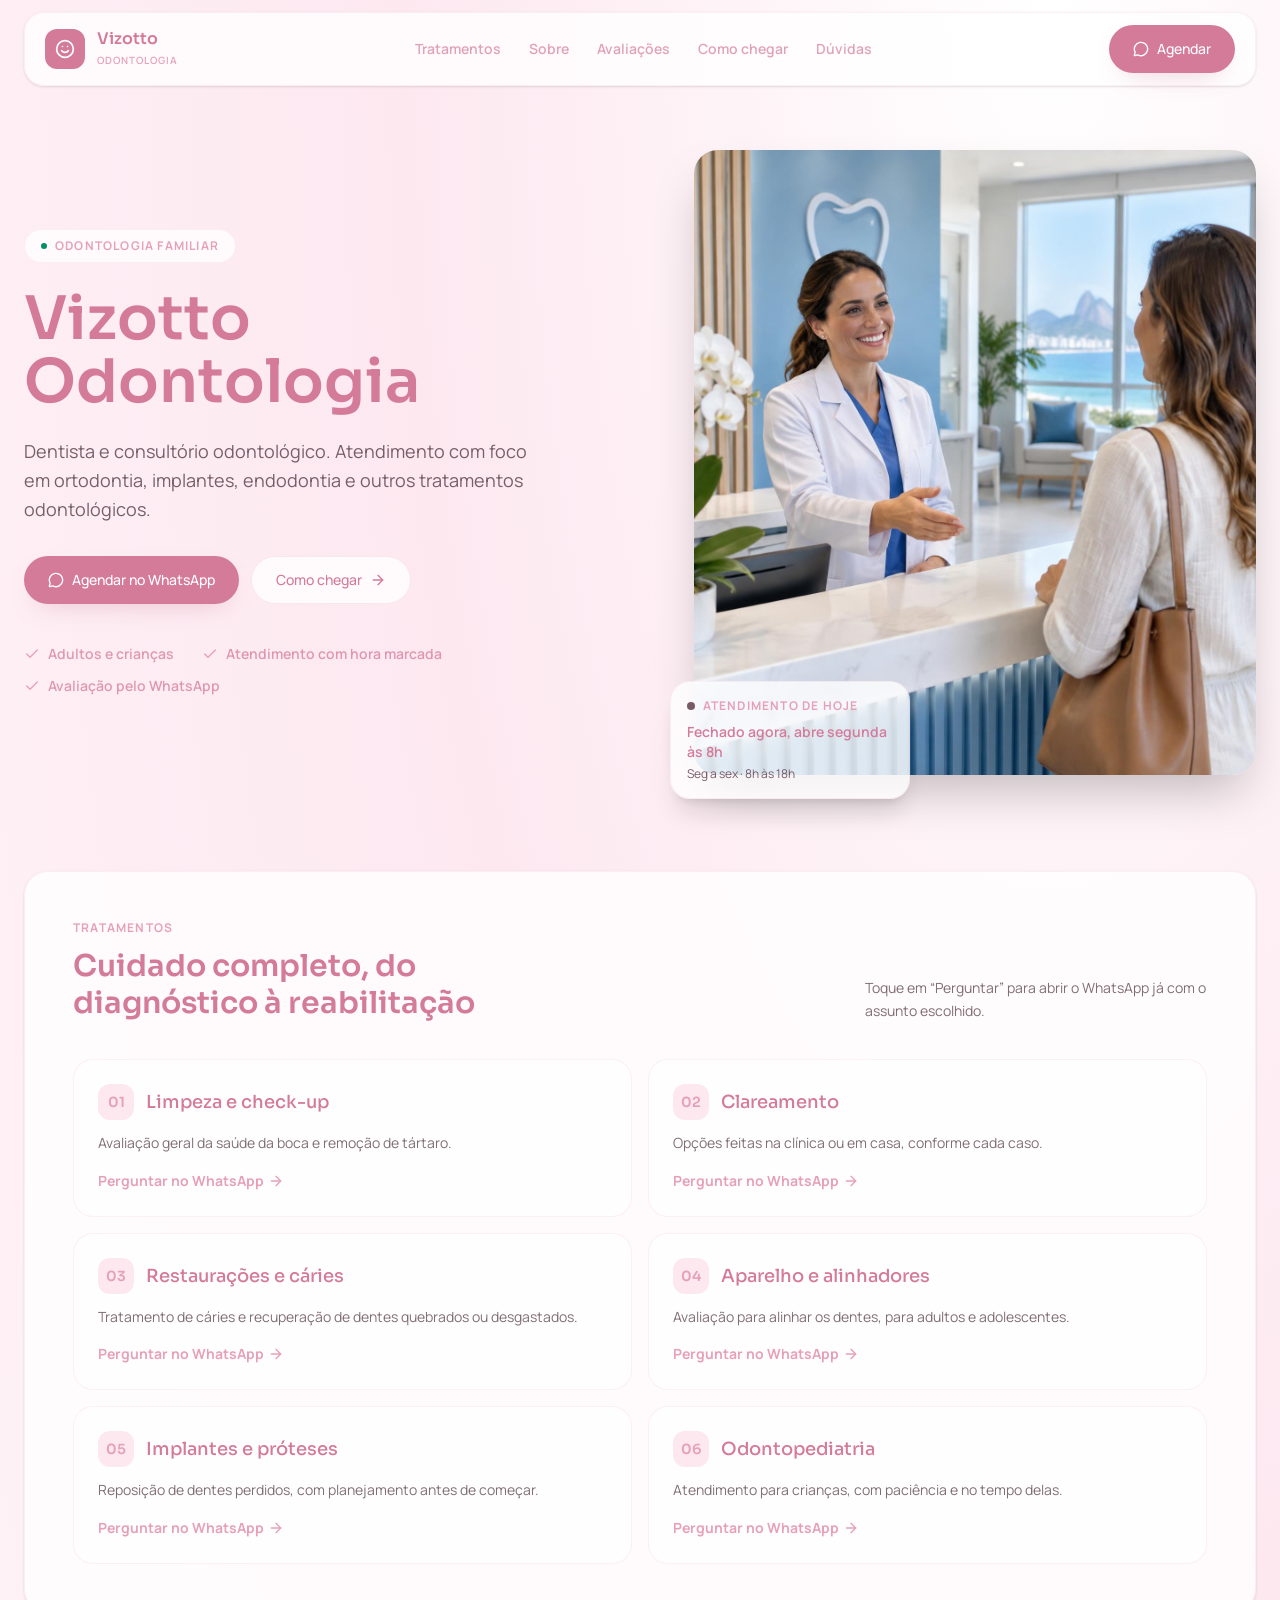
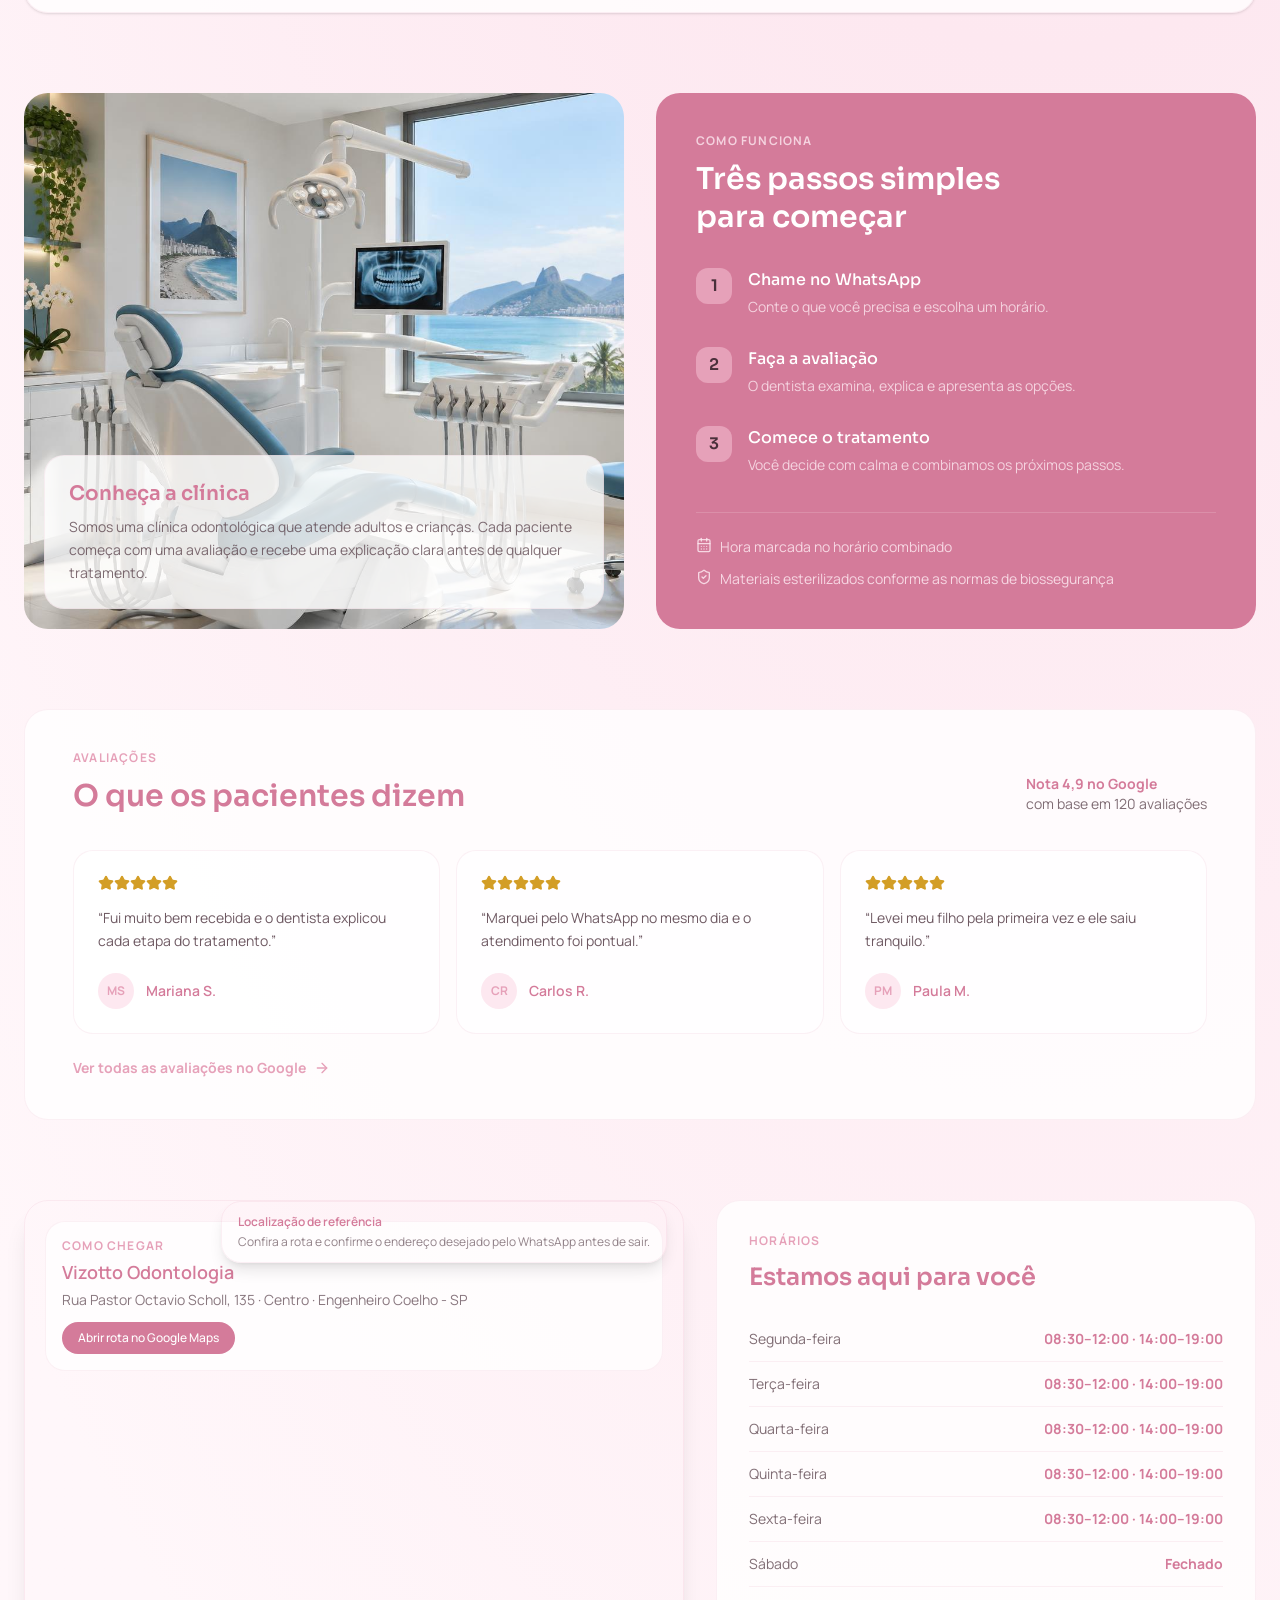
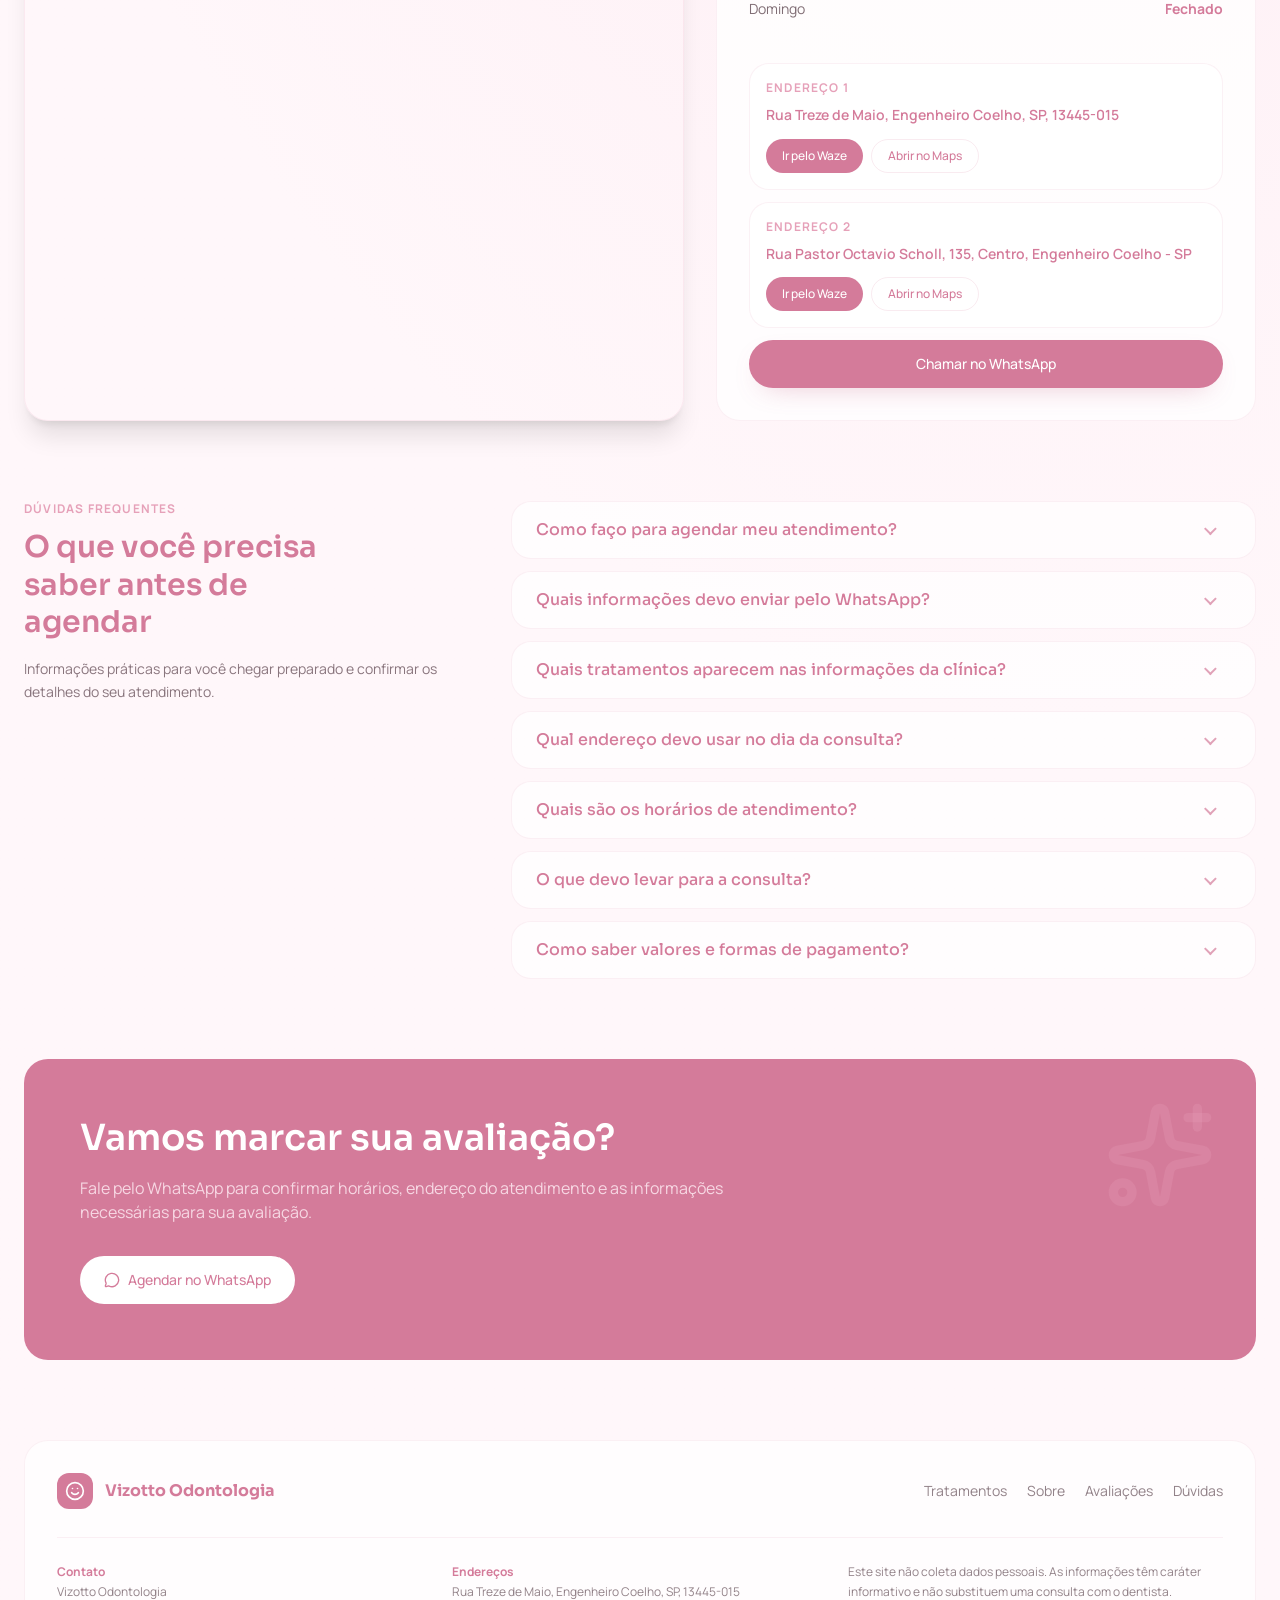
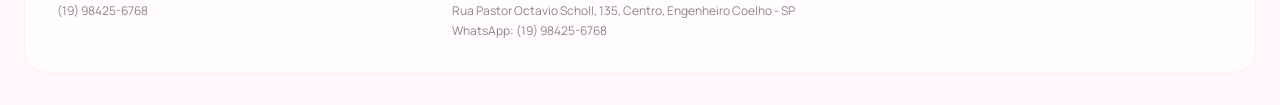
<file: index.html>
<!DOCTYPE html>

<html lang="pt-BR"><head><meta charset="utf-8"/><meta content="width=device-width, initial-scale=1" name="viewport"/><link data-precedence="default" href="https://fonts.googleapis.com/css2?family=Manrope:wght@400;500;600;700&amp;family=Sora:wght@400;500;600;700&amp;display=swap" rel="stylesheet"/><title>Vizotto Odontologia | Dentista e consultório odontológico</title><meta content="Vizotto Odontologia" name="author"/><meta content="Dentista e consultório odontológico. Especialidades como ortodontia, implantes e endodontia. Agende sua avaliação pelo WhatsApp." name="description"/><meta content="Vizotto Odontologia" property="og:title"/><meta content="Dentista e consultório odontológico, com atendimento odontológico e horários de segunda a sexta." property="og:description"/><meta content="website" property="og:type"/><meta content="summary_large_image" name="twitter:card"/><link href="favicon.svg" rel="icon" type="image/svg+xml"/><link href="https://fonts.googleapis.com" rel="preconnect"/><link crossorigin="anonymous" href="https://fonts.gstatic.com" rel="preconnect"/>

<link href="style.css" rel="stylesheet"/></head><body><!--$--><div class="page-glow min-h-screen overflow-x-hidden"><header class="sticky top-0 z-50 px-4 pt-3 md:px-6"><nav class="glass-panel mx-auto flex max-w-7xl items-center justify-between rounded-2xl border border-primary/10 px-4 py-3 shadow-sm md:px-5"><a aria-label="Início" class="flex shrink-0 items-center gap-3" href="#inicio"><span class="grid size-10 place-items-center rounded-lg bg-primary text-primary-foreground"><svg aria-hidden="true" class="lucide lucide-smile size-5" fill="none" height="24" stroke="currentColor" stroke-linecap="round" stroke-linejoin="round" stroke-width="2" viewbox="0 0 24 24" width="24" xmlns="http://www.w3.org/2000/svg"><circle cx="12" cy="12" r="10"></circle><path d="M8 14s1.5 2 4 2 4-2 4-2"></path><line x1="9" x2="9.01" y1="9" y2="9"></line><line x1="15" x2="15.01" y1="9" y2="9"></line></svg></span><span class="font-heading text-sm font-semibold leading-tight text-primary sm:text-base">Vizotto<br/><span class="font-sans text-[10px] font-semibold uppercase tracking-widest text-accent">Odontologia</span></span></a><div class="hidden items-center gap-7 text-sm font-semibold text-primary/70 lg:flex"><a class="hover:text-primary" href="#tratamentos">Tratamentos</a><a class="hover:text-primary" href="#clinica">Sobre</a><a class="hover:text-primary" href="#avaliacoes">Avaliações</a><a class="hover:text-primary" href="#localizacao">Como chegar</a><a class="hover:text-primary" href="#duvidas">Dúvidas</a></div><div class="flex items-center gap-2"><a class="items-center justify-center gap-2 whitespace-nowrap text-sm font-medium cursor-pointer transition-colors focus-visible:outline-none focus-visible:ring-1 focus-visible:ring-ring disabled:pointer-events-none disabled:opacity-50 disabled:cursor-not-allowed [&amp;_svg]:pointer-events-none [&amp;_svg]:size-4 [&amp;_svg]:shrink-0 rounded-full bg-primary text-primary-foreground shadow-[var(--shadow-button)] hover:bg-accent h-12 px-6 hidden sm:inline-flex" href="https://wa.me/5519984256768?text=Ol%C3%A1!%20Gostaria%20de%20agendar%20uma%20avalia%C3%A7%C3%A3o." rel="noopener" target="_blank"><svg aria-hidden="true" class="lucide lucide-message-circle" fill="none" height="24" stroke="currentColor" stroke-linecap="round" stroke-linejoin="round" stroke-width="2" viewbox="0 0 24 24" width="24" xmlns="http://www.w3.org/2000/svg"><path d="M2.992 16.342a2 2 0 0 1 .094 1.167l-1.065 3.29a1 1 0 0 0 1.236 1.168l3.413-.998a2 2 0 0 1 1.099.092 10 10 0 1 0-4.777-4.719"></path></svg> Agendar</a><button aria-label="Abrir menu" class="inline-flex items-center justify-center gap-2 whitespace-nowrap text-sm font-medium cursor-pointer transition-colors focus-visible:outline-none focus-visible:ring-1 focus-visible:ring-ring disabled:pointer-events-none disabled:opacity-50 disabled:cursor-not-allowed [&amp;_svg]:pointer-events-none [&amp;_svg]:size-4 [&amp;_svg]:shrink-0 rounded-full border border-primary/15 bg-surface-glass text-primary hover:bg-card h-9 w-9 lg:hidden"><svg aria-hidden="true" class="lucide lucide-menu" fill="none" height="24" stroke="currentColor" stroke-linecap="round" stroke-linejoin="round" stroke-width="2" viewbox="0 0 24 24" width="24" xmlns="http://www.w3.org/2000/svg"><path d="M4 5h16"></path><path d="M4 12h16"></path><path d="M4 19h16"></path></svg></button></div></nav><div class="glass-panel mx-auto mt-2 grid max-w-7xl gap-1 rounded-xl border border-primary/10 p-3 text-sm font-semibold text-primary lg:hidden" hidden="" id="mobile-menu"><a class="rounded-lg px-3 py-2 hover:bg-secondary" data-tsd-source="/src/routes/index.tsx:123:340" href="#tratamentos">Tratamentos</a><a class="rounded-lg px-3 py-2 hover:bg-secondary" data-tsd-source="/src/routes/index.tsx:123:340" href="#clinica">Sobre</a><a class="rounded-lg px-3 py-2 hover:bg-secondary" data-tsd-source="/src/routes/index.tsx:123:340" href="#avaliacoes">Avaliações</a><a class="rounded-lg px-3 py-2 hover:bg-secondary" data-tsd-source="/src/routes/index.tsx:123:340" href="#localizacao">Como chegar</a><a class="rounded-lg px-3 py-2 hover:bg-secondary" data-tsd-source="/src/routes/index.tsx:123:340" href="#duvidas">Dúvidas</a></div></header><main id="inicio"><section class="mx-auto grid max-w-7xl items-center gap-12 px-6 pb-24 pt-14 lg:grid-cols-[1.05fr_.95fr] lg:pt-16"><div><p class="rise glass-panel inline-flex items-center gap-2 rounded-full border border-primary/10 px-4 py-2 text-xs font-bold uppercase tracking-widest text-accent"><span class="size-1.5 rounded-full bg-status"></span>Odontologia familiar</p><h1 class="rise mt-6 max-w-[14ch] text-4xl font-semibold leading-[1.05] text-primary sm:text-5xl lg:text-6xl">Vizotto Odontologia</h1><p class="rise rise-delay-1 mt-6 max-w-[48ch] text-lg leading-relaxed text-foreground/75">Dentista e consultório odontológico. Atendimento com foco em ortodontia, implantes, endodontia e outros tratamentos odontológicos.</p><div class="rise rise-delay-2 mt-8 flex flex-wrap gap-3"><a class="inline-flex items-center justify-center gap-2 whitespace-nowrap text-sm font-medium cursor-pointer transition-colors focus-visible:outline-none focus-visible:ring-1 focus-visible:ring-ring disabled:pointer-events-none disabled:opacity-50 disabled:cursor-not-allowed [&amp;_svg]:pointer-events-none [&amp;_svg]:size-4 [&amp;_svg]:shrink-0 rounded-full bg-primary text-primary-foreground shadow-[var(--shadow-button)] hover:bg-accent h-12 px-6" href="https://wa.me/5519984256768?text=Ol%C3%A1!%20Gostaria%20de%20agendar%20uma%20avalia%C3%A7%C3%A3o." rel="noopener" target="_blank"><svg aria-hidden="true" class="lucide lucide-message-circle" fill="none" height="24" stroke="currentColor" stroke-linecap="round" stroke-linejoin="round" stroke-width="2" viewbox="0 0 24 24" width="24" xmlns="http://www.w3.org/2000/svg"><path d="M2.992 16.342a2 2 0 0 1 .094 1.167l-1.065 3.29a1 1 0 0 0 1.236 1.168l3.413-.998a2 2 0 0 1 1.099.092 10 10 0 1 0-4.777-4.719"></path></svg> Agendar no WhatsApp</a><a class="inline-flex items-center justify-center gap-2 whitespace-nowrap text-sm font-medium cursor-pointer transition-colors focus-visible:outline-none focus-visible:ring-1 focus-visible:ring-ring disabled:pointer-events-none disabled:opacity-50 disabled:cursor-not-allowed [&amp;_svg]:pointer-events-none [&amp;_svg]:size-4 [&amp;_svg]:shrink-0 rounded-full border border-primary/15 bg-surface-glass text-primary hover:bg-card h-12 px-6" href="#localizacao">Como chegar <svg aria-hidden="true" class="lucide lucide-arrow-right" fill="none" height="24" stroke="currentColor" stroke-linecap="round" stroke-linejoin="round" stroke-width="2" viewbox="0 0 24 24" width="24" xmlns="http://www.w3.org/2000/svg"><path d="M5 12h14"></path><path d="m12 5 7 7-7 7"></path></svg></a></div><ul class="rise rise-delay-2 mt-10 flex flex-wrap gap-x-7 gap-y-3 text-sm font-semibold text-primary/75"><li class="flex items-center gap-2"><svg aria-hidden="true" class="lucide lucide-check size-4 text-accent" fill="none" height="24" stroke="currentColor" stroke-linecap="round" stroke-linejoin="round" stroke-width="2" viewbox="0 0 24 24" width="24" xmlns="http://www.w3.org/2000/svg"><path d="M20 6 9 17l-5-5"></path></svg>Adultos e crianças</li><li class="flex items-center gap-2"><svg aria-hidden="true" class="lucide lucide-check size-4 text-accent" fill="none" height="24" stroke="currentColor" stroke-linecap="round" stroke-linejoin="round" stroke-width="2" viewbox="0 0 24 24" width="24" xmlns="http://www.w3.org/2000/svg"><path d="M20 6 9 17l-5-5"></path></svg>Atendimento com hora marcada</li><li class="flex items-center gap-2"><svg aria-hidden="true" class="lucide lucide-check size-4 text-accent" fill="none" height="24" stroke="currentColor" stroke-linecap="round" stroke-linejoin="round" stroke-width="2" viewbox="0 0 24 24" width="24" xmlns="http://www.w3.org/2000/svg"><path d="M20 6 9 17l-5-5"></path></svg>Avaliação pelo WhatsApp</li></ul></div><div class="relative mx-auto w-full max-w-xl lg:mx-0"><img alt="Dentista recebendo uma paciente em uma clínica iluminada" class="aspect-[9/10] w-full rounded-3xl object-cover shadow-2xl" height="1408" src="hero.jpg" width="1280" loading="eager" decoding="async"/><div class="glass-panel absolute -bottom-6 left-3 max-w-[240px] rounded-2xl border border-primary/10 p-4 shadow-xl sm:-left-6"><p class="flex items-center gap-2 text-xs font-bold uppercase tracking-widest text-accent"><span class="size-2 rounded-full bg-muted-foreground"></span>Atendimento de hoje</p><p class="mt-2 text-sm font-semibold text-primary">Fechado agora, abre segunda às 8h</p><p class="mt-1 text-xs text-muted-foreground">Seg a sex · 8h às 18h</p></div></div></section><section class="mx-auto max-w-7xl px-6 pb-20" id="tratamentos"><div class="glass-panel rounded-3xl border border-primary/10 px-6 py-10 shadow-sm md:px-12 md:py-12"><div class="flex flex-wrap items-end justify-between gap-5"><div><p class="text-xs font-bold uppercase tracking-widest text-accent">Tratamentos</p><h2 class="mt-3 max-w-[22ch] text-3xl font-semibold leading-tight text-primary">Cuidado completo, do diagnóstico à reabilitação</h2></div><p class="max-w-[38ch] text-sm leading-relaxed text-foreground/70">Toque em “Perguntar” para abrir o WhatsApp já com o assunto escolhido.</p></div><div class="mt-9 grid gap-4 md:grid-cols-2"><article class="group rounded-2xl border border-primary/10 bg-card/70 p-6 transition-colors hover:bg-card"><div class="flex items-center gap-3"><span class="grid size-9 place-items-center rounded-lg bg-secondary font-heading text-sm font-semibold text-accent">01</span><h3 class="text-lg font-medium text-primary">Limpeza e check-up</h3></div><p class="mt-3 text-sm leading-relaxed text-foreground/70">Avaliação geral da saúde da boca e remoção de tártaro.</p><a class="mt-4 inline-flex items-center gap-1 text-sm font-bold text-accent hover:text-primary" href="https://wa.me/5519984256768?text=Ol%C3%A1!%20Gostaria%20de%20saber%20mais%20sobre%20limpeza%20e%20check-up." rel="noopener" target="_blank">Perguntar no WhatsApp <svg aria-hidden="true" class="lucide lucide-arrow-right size-4" fill="none" height="24" stroke="currentColor" stroke-linecap="round" stroke-linejoin="round" stroke-width="2" viewbox="0 0 24 24" width="24" xmlns="http://www.w3.org/2000/svg"><path d="M5 12h14"></path><path d="m12 5 7 7-7 7"></path></svg></a></article><article class="group rounded-2xl border border-primary/10 bg-card/70 p-6 transition-colors hover:bg-card"><div class="flex items-center gap-3"><span class="grid size-9 place-items-center rounded-lg bg-secondary font-heading text-sm font-semibold text-accent">02</span><h3 class="text-lg font-medium text-primary">Clareamento</h3></div><p class="mt-3 text-sm leading-relaxed text-foreground/70">Opções feitas na clínica ou em casa, conforme cada caso.</p><a class="mt-4 inline-flex items-center gap-1 text-sm font-bold text-accent hover:text-primary" href="https://wa.me/5519984256768?text=Ol%C3%A1!%20Gostaria%20de%20saber%20mais%20sobre%20clareamento%20dental." rel="noopener" target="_blank">Perguntar no WhatsApp <svg aria-hidden="true" class="lucide lucide-arrow-right size-4" fill="none" height="24" stroke="currentColor" stroke-linecap="round" stroke-linejoin="round" stroke-width="2" viewbox="0 0 24 24" width="24" xmlns="http://www.w3.org/2000/svg"><path d="M5 12h14"></path><path d="m12 5 7 7-7 7"></path></svg></a></article><article class="group rounded-2xl border border-primary/10 bg-card/70 p-6 transition-colors hover:bg-card"><div class="flex items-center gap-3"><span class="grid size-9 place-items-center rounded-lg bg-secondary font-heading text-sm font-semibold text-accent">03</span><h3 class="text-lg font-medium text-primary">Restaurações e cáries</h3></div><p class="mt-3 text-sm leading-relaxed text-foreground/70">Tratamento de cáries e recuperação de dentes quebrados ou desgastados.</p><a class="mt-4 inline-flex items-center gap-1 text-sm font-bold text-accent hover:text-primary" href="https://wa.me/5519984256768?text=Ol%C3%A1!%20Gostaria%20de%20saber%20mais%20sobre%20restaura%C3%A7%C3%B5es." rel="noopener" target="_blank">Perguntar no WhatsApp <svg aria-hidden="true" class="lucide lucide-arrow-right size-4" fill="none" height="24" stroke="currentColor" stroke-linecap="round" stroke-linejoin="round" stroke-width="2" viewbox="0 0 24 24" width="24" xmlns="http://www.w3.org/2000/svg"><path d="M5 12h14"></path><path d="m12 5 7 7-7 7"></path></svg></a></article><article class="group rounded-2xl border border-primary/10 bg-card/70 p-6 transition-colors hover:bg-card"><div class="flex items-center gap-3"><span class="grid size-9 place-items-center rounded-lg bg-secondary font-heading text-sm font-semibold text-accent">04</span><h3 class="text-lg font-medium text-primary">Aparelho e alinhadores</h3></div><p class="mt-3 text-sm leading-relaxed text-foreground/70">Avaliação para alinhar os dentes, para adultos e adolescentes.</p><a class="mt-4 inline-flex items-center gap-1 text-sm font-bold text-accent hover:text-primary" href="https://wa.me/5519984256768?text=Ol%C3%A1!%20Gostaria%20de%20saber%20mais%20sobre%20aparelho%20ortod%C3%B4ntico." rel="noopener" target="_blank">Perguntar no WhatsApp <svg aria-hidden="true" class="lucide lucide-arrow-right size-4" fill="none" height="24" stroke="currentColor" stroke-linecap="round" stroke-linejoin="round" stroke-width="2" viewbox="0 0 24 24" width="24" xmlns="http://www.w3.org/2000/svg"><path d="M5 12h14"></path><path d="m12 5 7 7-7 7"></path></svg></a></article><article class="group rounded-2xl border border-primary/10 bg-card/70 p-6 transition-colors hover:bg-card"><div class="flex items-center gap-3"><span class="grid size-9 place-items-center rounded-lg bg-secondary font-heading text-sm font-semibold text-accent">05</span><h3 class="text-lg font-medium text-primary">Implantes e próteses</h3></div><p class="mt-3 text-sm leading-relaxed text-foreground/70">Reposição de dentes perdidos, com planejamento antes de começar.</p><a class="mt-4 inline-flex items-center gap-1 text-sm font-bold text-accent hover:text-primary" href="https://wa.me/5519984256768?text=Ol%C3%A1!%20Gostaria%20de%20saber%20mais%20sobre%20implantes%20e%20pr%C3%B3teses." rel="noopener" target="_blank">Perguntar no WhatsApp <svg aria-hidden="true" class="lucide lucide-arrow-right size-4" fill="none" height="24" stroke="currentColor" stroke-linecap="round" stroke-linejoin="round" stroke-width="2" viewbox="0 0 24 24" width="24" xmlns="http://www.w3.org/2000/svg"><path d="M5 12h14"></path><path d="m12 5 7 7-7 7"></path></svg></a></article><article class="group rounded-2xl border border-primary/10 bg-card/70 p-6 transition-colors hover:bg-card"><div class="flex items-center gap-3"><span class="grid size-9 place-items-center rounded-lg bg-secondary font-heading text-sm font-semibold text-accent">06</span><h3 class="text-lg font-medium text-primary">Odontopediatria</h3></div><p class="mt-3 text-sm leading-relaxed text-foreground/70">Atendimento para crianças, com paciência e no tempo delas.</p><a class="mt-4 inline-flex items-center gap-1 text-sm font-bold text-accent hover:text-primary" href="https://wa.me/5519984256768?text=Ol%C3%A1!%20Gostaria%20de%20marcar%20uma%20consulta%20para%20meu%20filho(a)." rel="noopener" target="_blank">Perguntar no WhatsApp <svg aria-hidden="true" class="lucide lucide-arrow-right size-4" fill="none" height="24" stroke="currentColor" stroke-linecap="round" stroke-linejoin="round" stroke-width="2" viewbox="0 0 24 24" width="24" xmlns="http://www.w3.org/2000/svg"><path d="M5 12h14"></path><path d="m12 5 7 7-7 7"></path></svg></a></article></div></div></section><section class="mx-auto grid max-w-7xl gap-8 px-6 pb-20 lg:grid-cols-2" id="clinica"><div class="relative min-h-[460px] overflow-hidden rounded-3xl"><img alt="Consultório odontológico moderno e iluminado" class="absolute inset-0 size-full object-cover" height="912" loading="eager" decoding="async" src="image-1.jpg" width="1280"/><div class="glass-panel absolute inset-x-5 bottom-5 rounded-2xl border border-primary/10 p-6"><h2 class="text-xl font-semibold text-primary">Conheça a clínica</h2><p class="mt-2 text-sm leading-relaxed text-foreground/70">Somos uma clínica odontológica que atende adultos e crianças. Cada paciente começa com uma avaliação e recebe uma explicação clara antes de qualquer tratamento.</p></div></div><div class="rounded-3xl bg-primary p-8 text-primary-foreground md:p-10"><p class="text-xs font-bold uppercase tracking-widest text-secondary/80">Como funciona</p><h2 class="mt-3 max-w-[16ch] text-3xl font-semibold leading-tight text-primary-foreground">Três passos simples para começar</h2><ol class="mt-8 space-y-7"><li class="flex gap-4"><span class="grid size-9 shrink-0 place-items-center rounded-lg bg-accent font-heading font-semibold text-accent-foreground">1</span><div><h3 class="font-medium text-primary-foreground">Chame no WhatsApp</h3><p class="mt-1 text-sm leading-relaxed text-secondary/80">Conte o que você precisa e escolha um horário.</p></div></li><li class="flex gap-4"><span class="grid size-9 shrink-0 place-items-center rounded-lg bg-accent font-heading font-semibold text-accent-foreground">2</span><div><h3 class="font-medium text-primary-foreground">Faça a avaliação</h3><p class="mt-1 text-sm leading-relaxed text-secondary/80">O dentista examina, explica e apresenta as opções.</p></div></li><li class="flex gap-4"><span class="grid size-9 shrink-0 place-items-center rounded-lg bg-accent font-heading font-semibold text-accent-foreground">3</span><div><h3 class="font-medium text-primary-foreground">Comece o tratamento</h3><p class="mt-1 text-sm leading-relaxed text-secondary/80">Você decide com calma e combinamos os próximos passos.</p></div></li></ol><div class="mt-9 grid gap-3 border-t border-primary-foreground/15 pt-6 text-sm text-secondary/85"><p class="flex gap-2"><svg aria-hidden="true" class="lucide lucide-calendar-days size-4 shrink-0" fill="none" height="24" stroke="currentColor" stroke-linecap="round" stroke-linejoin="round" stroke-width="2" viewbox="0 0 24 24" width="24" xmlns="http://www.w3.org/2000/svg"><path d="M8 2v4"></path><path d="M16 2v4"></path><rect height="18" rx="2" width="18" x="3" y="4"></rect><path d="M3 10h18"></path><path d="M8 14h.01"></path><path d="M12 14h.01"></path><path d="M16 14h.01"></path><path d="M8 18h.01"></path><path d="M12 18h.01"></path><path d="M16 18h.01"></path></svg>Hora marcada no horário combinado</p><p class="flex gap-2"><svg aria-hidden="true" class="lucide lucide-shield-check size-4 shrink-0" fill="none" height="24" stroke="currentColor" stroke-linecap="round" stroke-linejoin="round" stroke-width="2" viewbox="0 0 24 24" width="24" xmlns="http://www.w3.org/2000/svg"><path d="M20 13c0 5-3.5 7.5-7.66 8.95a1 1 0 0 1-.67-.01C7.5 20.5 4 18 4 13V6a1 1 0 0 1 1-1c2 0 4.5-1.2 6.24-2.72a1.17 1.17 0 0 1 1.52 0C14.51 3.81 17 5 19 5a1 1 0 0 1 1 1z"></path><path d="m9 12 2 2 4-4"></path></svg>Materiais esterilizados conforme as normas de biossegurança</p></div></div></section><section class="mx-auto max-w-7xl px-6 pb-20" id="avaliacoes"><div class="glass-panel rounded-3xl border border-primary/10 px-6 py-10 md:px-12"><div class="flex flex-wrap items-end justify-between gap-4"><div><p class="text-xs font-bold uppercase tracking-widest text-accent">Avaliações</p><h2 class="mt-3 text-3xl font-semibold text-primary">O que os pacientes dizem</h2></div><p class="text-sm text-foreground/70"><strong class="text-primary">Nota 4,9 no Google</strong><br/>com base em 120 avaliações</p></div><div class="mt-9 grid gap-4 md:grid-cols-3"><figure class="rounded-2xl border border-primary/10 bg-card/70 p-6"><div aria-label="5 estrelas" class="flex text-stars"><svg aria-hidden="true" class="lucide lucide-star size-4 fill-current" fill="none" height="24" stroke="currentColor" stroke-linecap="round" stroke-linejoin="round" stroke-width="2" viewbox="0 0 24 24" width="24" xmlns="http://www.w3.org/2000/svg"><path d="M11.525 2.295a.53.53 0 0 1 .95 0l2.31 4.679a2.123 2.123 0 0 0 1.595 1.16l5.166.756a.53.53 0 0 1 .294.904l-3.736 3.638a2.123 2.123 0 0 0-.611 1.878l.882 5.14a.53.53 0 0 1-.771.56l-4.618-2.428a2.122 2.122 0 0 0-1.973 0L6.396 21.01a.53.53 0 0 1-.77-.56l.881-5.139a2.122 2.122 0 0 0-.611-1.879L2.16 9.795a.53.53 0 0 1 .294-.906l5.165-.755a2.122 2.122 0 0 0 1.597-1.16z"></path></svg><svg aria-hidden="true" class="lucide lucide-star size-4 fill-current" fill="none" height="24" stroke="currentColor" stroke-linecap="round" stroke-linejoin="round" stroke-width="2" viewbox="0 0 24 24" width="24" xmlns="http://www.w3.org/2000/svg"><path d="M11.525 2.295a.53.53 0 0 1 .95 0l2.31 4.679a2.123 2.123 0 0 0 1.595 1.16l5.166.756a.53.53 0 0 1 .294.904l-3.736 3.638a2.123 2.123 0 0 0-.611 1.878l.882 5.14a.53.53 0 0 1-.771.56l-4.618-2.428a2.122 2.122 0 0 0-1.973 0L6.396 21.01a.53.53 0 0 1-.77-.56l.881-5.139a2.122 2.122 0 0 0-.611-1.879L2.16 9.795a.53.53 0 0 1 .294-.906l5.165-.755a2.122 2.122 0 0 0 1.597-1.16z"></path></svg><svg aria-hidden="true" class="lucide lucide-star size-4 fill-current" fill="none" height="24" stroke="currentColor" stroke-linecap="round" stroke-linejoin="round" stroke-width="2" viewbox="0 0 24 24" width="24" xmlns="http://www.w3.org/2000/svg"><path d="M11.525 2.295a.53.53 0 0 1 .95 0l2.31 4.679a2.123 2.123 0 0 0 1.595 1.16l5.166.756a.53.53 0 0 1 .294.904l-3.736 3.638a2.123 2.123 0 0 0-.611 1.878l.882 5.14a.53.53 0 0 1-.771.56l-4.618-2.428a2.122 2.122 0 0 0-1.973 0L6.396 21.01a.53.53 0 0 1-.77-.56l.881-5.139a2.122 2.122 0 0 0-.611-1.879L2.16 9.795a.53.53 0 0 1 .294-.906l5.165-.755a2.122 2.122 0 0 0 1.597-1.16z"></path></svg><svg aria-hidden="true" class="lucide lucide-star size-4 fill-current" fill="none" height="24" stroke="currentColor" stroke-linecap="round" stroke-linejoin="round" stroke-width="2" viewbox="0 0 24 24" width="24" xmlns="http://www.w3.org/2000/svg"><path d="M11.525 2.295a.53.53 0 0 1 .95 0l2.31 4.679a2.123 2.123 0 0 0 1.595 1.16l5.166.756a.53.53 0 0 1 .294.904l-3.736 3.638a2.123 2.123 0 0 0-.611 1.878l.882 5.14a.53.53 0 0 1-.771.56l-4.618-2.428a2.122 2.122 0 0 0-1.973 0L6.396 21.01a.53.53 0 0 1-.77-.56l.881-5.139a2.122 2.122 0 0 0-.611-1.879L2.16 9.795a.53.53 0 0 1 .294-.906l5.165-.755a2.122 2.122 0 0 0 1.597-1.16z"></path></svg><svg aria-hidden="true" class="lucide lucide-star size-4 fill-current" fill="none" height="24" stroke="currentColor" stroke-linecap="round" stroke-linejoin="round" stroke-width="2" viewbox="0 0 24 24" width="24" xmlns="http://www.w3.org/2000/svg"><path d="M11.525 2.295a.53.53 0 0 1 .95 0l2.31 4.679a2.123 2.123 0 0 0 1.595 1.16l5.166.756a.53.53 0 0 1 .294.904l-3.736 3.638a2.123 2.123 0 0 0-.611 1.878l.882 5.14a.53.53 0 0 1-.771.56l-4.618-2.428a2.122 2.122 0 0 0-1.973 0L6.396 21.01a.53.53 0 0 1-.77-.56l.881-5.139a2.122 2.122 0 0 0-.611-1.879L2.16 9.795a.53.53 0 0 1 .294-.906l5.165-.755a2.122 2.122 0 0 0 1.597-1.16z"></path></svg></div><blockquote class="mt-4 text-sm leading-relaxed text-foreground/80">“Fui muito bem recebida e o dentista explicou cada etapa do tratamento.”</blockquote><figcaption class="mt-5 flex items-center gap-3"><span class="grid size-9 place-items-center rounded-full bg-secondary text-xs font-bold text-accent">MS</span><span class="text-sm font-semibold text-primary">Mariana S.</span></figcaption></figure><figure class="rounded-2xl border border-primary/10 bg-card/70 p-6"><div aria-label="5 estrelas" class="flex text-stars"><svg aria-hidden="true" class="lucide lucide-star size-4 fill-current" fill="none" height="24" stroke="currentColor" stroke-linecap="round" stroke-linejoin="round" stroke-width="2" viewbox="0 0 24 24" width="24" xmlns="http://www.w3.org/2000/svg"><path d="M11.525 2.295a.53.53 0 0 1 .95 0l2.31 4.679a2.123 2.123 0 0 0 1.595 1.16l5.166.756a.53.53 0 0 1 .294.904l-3.736 3.638a2.123 2.123 0 0 0-.611 1.878l.882 5.14a.53.53 0 0 1-.771.56l-4.618-2.428a2.122 2.122 0 0 0-1.973 0L6.396 21.01a.53.53 0 0 1-.77-.56l.881-5.139a2.122 2.122 0 0 0-.611-1.879L2.16 9.795a.53.53 0 0 1 .294-.906l5.165-.755a2.122 2.122 0 0 0 1.597-1.16z"></path></svg><svg aria-hidden="true" class="lucide lucide-star size-4 fill-current" fill="none" height="24" stroke="currentColor" stroke-linecap="round" stroke-linejoin="round" stroke-width="2" viewbox="0 0 24 24" width="24" xmlns="http://www.w3.org/2000/svg"><path d="M11.525 2.295a.53.53 0 0 1 .95 0l2.31 4.679a2.123 2.123 0 0 0 1.595 1.16l5.166.756a.53.53 0 0 1 .294.904l-3.736 3.638a2.123 2.123 0 0 0-.611 1.878l.882 5.14a.53.53 0 0 1-.771.56l-4.618-2.428a2.122 2.122 0 0 0-1.973 0L6.396 21.01a.53.53 0 0 1-.77-.56l.881-5.139a2.122 2.122 0 0 0-.611-1.879L2.16 9.795a.53.53 0 0 1 .294-.906l5.165-.755a2.122 2.122 0 0 0 1.597-1.16z"></path></svg><svg aria-hidden="true" class="lucide lucide-star size-4 fill-current" fill="none" height="24" stroke="currentColor" stroke-linecap="round" stroke-linejoin="round" stroke-width="2" viewbox="0 0 24 24" width="24" xmlns="http://www.w3.org/2000/svg"><path d="M11.525 2.295a.53.53 0 0 1 .95 0l2.31 4.679a2.123 2.123 0 0 0 1.595 1.16l5.166.756a.53.53 0 0 1 .294.904l-3.736 3.638a2.123 2.123 0 0 0-.611 1.878l.882 5.14a.53.53 0 0 1-.771.56l-4.618-2.428a2.122 2.122 0 0 0-1.973 0L6.396 21.01a.53.53 0 0 1-.77-.56l.881-5.139a2.122 2.122 0 0 0-.611-1.879L2.16 9.795a.53.53 0 0 1 .294-.906l5.165-.755a2.122 2.122 0 0 0 1.597-1.16z"></path></svg><svg aria-hidden="true" class="lucide lucide-star size-4 fill-current" fill="none" height="24" stroke="currentColor" stroke-linecap="round" stroke-linejoin="round" stroke-width="2" viewbox="0 0 24 24" width="24" xmlns="http://www.w3.org/2000/svg"><path d="M11.525 2.295a.53.53 0 0 1 .95 0l2.31 4.679a2.123 2.123 0 0 0 1.595 1.16l5.166.756a.53.53 0 0 1 .294.904l-3.736 3.638a2.123 2.123 0 0 0-.611 1.878l.882 5.14a.53.53 0 0 1-.771.56l-4.618-2.428a2.122 2.122 0 0 0-1.973 0L6.396 21.01a.53.53 0 0 1-.77-.56l.881-5.139a2.122 2.122 0 0 0-.611-1.879L2.16 9.795a.53.53 0 0 1 .294-.906l5.165-.755a2.122 2.122 0 0 0 1.597-1.16z"></path></svg><svg aria-hidden="true" class="lucide lucide-star size-4 fill-current" fill="none" height="24" stroke="currentColor" stroke-linecap="round" stroke-linejoin="round" stroke-width="2" viewbox="0 0 24 24" width="24" xmlns="http://www.w3.org/2000/svg"><path d="M11.525 2.295a.53.53 0 0 1 .95 0l2.31 4.679a2.123 2.123 0 0 0 1.595 1.16l5.166.756a.53.53 0 0 1 .294.904l-3.736 3.638a2.123 2.123 0 0 0-.611 1.878l.882 5.14a.53.53 0 0 1-.771.56l-4.618-2.428a2.122 2.122 0 0 0-1.973 0L6.396 21.01a.53.53 0 0 1-.77-.56l.881-5.139a2.122 2.122 0 0 0-.611-1.879L2.16 9.795a.53.53 0 0 1 .294-.906l5.165-.755a2.122 2.122 0 0 0 1.597-1.16z"></path></svg></div><blockquote class="mt-4 text-sm leading-relaxed text-foreground/80">“Marquei pelo WhatsApp no mesmo dia e o atendimento foi pontual.”</blockquote><figcaption class="mt-5 flex items-center gap-3"><span class="grid size-9 place-items-center rounded-full bg-secondary text-xs font-bold text-accent">CR</span><span class="text-sm font-semibold text-primary">Carlos R.</span></figcaption></figure><figure class="rounded-2xl border border-primary/10 bg-card/70 p-6"><div aria-label="5 estrelas" class="flex text-stars"><svg aria-hidden="true" class="lucide lucide-star size-4 fill-current" fill="none" height="24" stroke="currentColor" stroke-linecap="round" stroke-linejoin="round" stroke-width="2" viewbox="0 0 24 24" width="24" xmlns="http://www.w3.org/2000/svg"><path d="M11.525 2.295a.53.53 0 0 1 .95 0l2.31 4.679a2.123 2.123 0 0 0 1.595 1.16l5.166.756a.53.53 0 0 1 .294.904l-3.736 3.638a2.123 2.123 0 0 0-.611 1.878l.882 5.14a.53.53 0 0 1-.771.56l-4.618-2.428a2.122 2.122 0 0 0-1.973 0L6.396 21.01a.53.53 0 0 1-.77-.56l.881-5.139a2.122 2.122 0 0 0-.611-1.879L2.16 9.795a.53.53 0 0 1 .294-.906l5.165-.755a2.122 2.122 0 0 0 1.597-1.16z"></path></svg><svg aria-hidden="true" class="lucide lucide-star size-4 fill-current" fill="none" height="24" stroke="currentColor" stroke-linecap="round" stroke-linejoin="round" stroke-width="2" viewbox="0 0 24 24" width="24" xmlns="http://www.w3.org/2000/svg"><path d="M11.525 2.295a.53.53 0 0 1 .95 0l2.31 4.679a2.123 2.123 0 0 0 1.595 1.16l5.166.756a.53.53 0 0 1 .294.904l-3.736 3.638a2.123 2.123 0 0 0-.611 1.878l.882 5.14a.53.53 0 0 1-.771.56l-4.618-2.428a2.122 2.122 0 0 0-1.973 0L6.396 21.01a.53.53 0 0 1-.77-.56l.881-5.139a2.122 2.122 0 0 0-.611-1.879L2.16 9.795a.53.53 0 0 1 .294-.906l5.165-.755a2.122 2.122 0 0 0 1.597-1.16z"></path></svg><svg aria-hidden="true" class="lucide lucide-star size-4 fill-current" fill="none" height="24" stroke="currentColor" stroke-linecap="round" stroke-linejoin="round" stroke-width="2" viewbox="0 0 24 24" width="24" xmlns="http://www.w3.org/2000/svg"><path d="M11.525 2.295a.53.53 0 0 1 .95 0l2.31 4.679a2.123 2.123 0 0 0 1.595 1.16l5.166.756a.53.53 0 0 1 .294.904l-3.736 3.638a2.123 2.123 0 0 0-.611 1.878l.882 5.14a.53.53 0 0 1-.771.56l-4.618-2.428a2.122 2.122 0 0 0-1.973 0L6.396 21.01a.53.53 0 0 1-.77-.56l.881-5.139a2.122 2.122 0 0 0-.611-1.879L2.16 9.795a.53.53 0 0 1 .294-.906l5.165-.755a2.122 2.122 0 0 0 1.597-1.16z"></path></svg><svg aria-hidden="true" class="lucide lucide-star size-4 fill-current" fill="none" height="24" stroke="currentColor" stroke-linecap="round" stroke-linejoin="round" stroke-width="2" viewbox="0 0 24 24" width="24" xmlns="http://www.w3.org/2000/svg"><path d="M11.525 2.295a.53.53 0 0 1 .95 0l2.31 4.679a2.123 2.123 0 0 0 1.595 1.16l5.166.756a.53.53 0 0 1 .294.904l-3.736 3.638a2.123 2.123 0 0 0-.611 1.878l.882 5.14a.53.53 0 0 1-.771.56l-4.618-2.428a2.122 2.122 0 0 0-1.973 0L6.396 21.01a.53.53 0 0 1-.77-.56l.881-5.139a2.122 2.122 0 0 0-.611-1.879L2.16 9.795a.53.53 0 0 1 .294-.906l5.165-.755a2.122 2.122 0 0 0 1.597-1.16z"></path></svg><svg aria-hidden="true" class="lucide lucide-star size-4 fill-current" fill="none" height="24" stroke="currentColor" stroke-linecap="round" stroke-linejoin="round" stroke-width="2" viewbox="0 0 24 24" width="24" xmlns="http://www.w3.org/2000/svg"><path d="M11.525 2.295a.53.53 0 0 1 .95 0l2.31 4.679a2.123 2.123 0 0 0 1.595 1.16l5.166.756a.53.53 0 0 1 .294.904l-3.736 3.638a2.123 2.123 0 0 0-.611 1.878l.882 5.14a.53.53 0 0 1-.771.56l-4.618-2.428a2.122 2.122 0 0 0-1.973 0L6.396 21.01a.53.53 0 0 1-.77-.56l.881-5.139a2.122 2.122 0 0 0-.611-1.879L2.16 9.795a.53.53 0 0 1 .294-.906l5.165-.755a2.122 2.122 0 0 0 1.597-1.16z"></path></svg></div><blockquote class="mt-4 text-sm leading-relaxed text-foreground/80">“Levei meu filho pela primeira vez e ele saiu tranquilo.”</blockquote><figcaption class="mt-5 flex items-center gap-3"><span class="grid size-9 place-items-center rounded-full bg-secondary text-xs font-bold text-accent">PM</span><span class="text-sm font-semibold text-primary">Paula M.</span></figcaption></figure></div><a class="mt-6 inline-flex items-center gap-2 text-sm font-bold text-accent hover:text-primary" href="https://www.google.com/maps/search/?api=1&amp;query=Avenida%20Paulista%2C%201000%2C%20Bela%20Vista%2C%20S%C3%A3o%20Paulo%20-%20SP" rel="noopener" target="_blank">Ver todas as avaliações no Google <svg aria-hidden="true" class="lucide lucide-arrow-right size-4" fill="none" height="24" stroke="currentColor" stroke-linecap="round" stroke-linejoin="round" stroke-width="2" viewbox="0 0 24 24" width="24" xmlns="http://www.w3.org/2000/svg"><path d="M5 12h14"></path><path d="m12 5 7 7-7 7"></path></svg></a></div></section><section class="mx-auto grid max-w-7xl gap-8 px-6 pb-20 lg:grid-cols-[1.1fr_.9fr]" id="localizacao">
<div class="relative overflow-hidden rounded-3xl border border-primary/10 min-h-[560px] shadow-xl">
<iframe class="absolute inset-0 size-full border-0" loading="lazy" referrerpolicy="no-referrer-when-downgrade" src="https://www.google.com/maps?q=Rua%20Pastor%20Octavio%20Scholl%2C%20135%2C%20Centro%2C%20Engenheiro%20Coelho%20-%20SP&amp;output=embed" title="Mapa da localização da Vizotto Odontologia"></iframe>
<div class="glass-panel absolute left-5 right-5 top-5 rounded-2xl border border-primary/10 p-4"><p class="text-xs font-bold uppercase tracking-widest text-accent">Como chegar</p><p class="mt-1 text-lg font-semibold text-primary">Vizotto Odontologia</p><p class="mt-1 text-sm text-foreground/65">Rua Pastor Octavio Scholl, 135 · Centro · Engenheiro Coelho - SP</p><a class="mt-3 inline-flex items-center rounded-full bg-primary px-4 py-2 text-xs font-medium text-primary-foreground hover:bg-accent" href="https://www.google.com/maps/search/?api=1&amp;query=Rua%20Pastor%20Octavio%20Scholl%2C%20135%2C%20Centro%2C%20Engenheiro%20Coelho%20-%20SP" rel="noopener" target="_blank">Abrir rota no Google Maps</a></div>
<div class="absolute bottom-4 left-4 right-4 rounded-2xl border border-primary/10 bg-white/85 px-4 py-3 shadow-lg backdrop-blur"><p class="text-xs font-semibold text-primary">Localização de referência</p><p class="mt-1 text-xs text-foreground/60">Confira a rota e confirme o endereço desejado pelo WhatsApp antes de sair.</p></div></div>
<div class="glass-panel flex flex-col rounded-3xl border border-primary/10 p-8">
<p class="text-xs font-bold uppercase tracking-widest text-accent">Horários</p>
<h2 class="mt-3 text-2xl font-semibold text-primary">Estamos aqui para você</h2>
<div class="mt-6 divide-y divide-primary/10 text-sm">
<div class="flex justify-between gap-4 py-3"><span class="text-foreground/70">Segunda-feira</span><strong class="text-primary">08:30–12:00 · 14:00–19:00</strong></div>
<div class="flex justify-between gap-4 py-3"><span class="text-foreground/70">Terça-feira</span><strong class="text-primary">08:30–12:00 · 14:00–19:00</strong></div>
<div class="flex justify-between gap-4 py-3"><span class="text-foreground/70">Quarta-feira</span><strong class="text-primary">08:30–12:00 · 14:00–19:00</strong></div>
<div class="flex justify-between gap-4 py-3"><span class="text-foreground/70">Quinta-feira</span><strong class="text-primary">08:30–12:00 · 14:00–19:00</strong></div>
<div class="flex justify-between gap-4 py-3"><span class="text-foreground/70">Sexta-feira</span><strong class="text-primary">08:30–12:00 · 14:00–19:00</strong></div>
<div class="flex justify-between gap-4 py-3"><span class="text-foreground/70">Sábado</span><strong class="text-primary">Fechado</strong></div>
<div class="flex justify-between gap-4 py-3"><span class="text-foreground/70">Domingo</span><strong class="text-primary">Fechado</strong></div>
</div>
<div class="mt-8 space-y-3">
<div class="rounded-2xl border border-primary/10 bg-surface-glass p-4">
<p class="text-xs font-bold uppercase tracking-widest text-accent">Endereço 1</p>
<a aria-label="Abrir Endereço 1 no Waze" class="mt-2 block text-sm font-semibold leading-relaxed text-primary underline decoration-accent/40 underline-offset-4 hover:text-accent" href="https://www.waze.com/ul?q=Rua%20Treze%20de%20Maio%2C%20Engenheiro%20Coelho%2C%20SP%2C%2013445-015&amp;navigate=yes" rel="noopener" target="_blank">Rua Treze de Maio, Engenheiro Coelho, SP, 13445-015</a>
<div class="mt-3 flex flex-wrap gap-2">
<a class="inline-flex items-center justify-center rounded-full bg-primary px-4 py-2 text-xs font-medium text-primary-foreground hover:bg-accent" href="https://www.waze.com/ul?q=Rua%20Treze%20de%20Maio%2C%20Engenheiro%20Coelho%2C%20SP%2C%2013445-015&amp;navigate=yes" rel="noopener" target="_blank">Ir pelo Waze</a>
<a class="inline-flex items-center justify-center rounded-full border border-primary/15 bg-white px-4 py-2 text-xs font-medium text-primary hover:bg-secondary" href="https://www.google.com/maps/search/?api=1&amp;query=Rua%20Treze%20de%20Maio%2C%20Engenheiro%20Coelho%2C%20SP%2C%2013445-015" rel="noopener" target="_blank">Abrir no Maps</a>
</div>
</div>
<div class="rounded-2xl border border-primary/10 bg-surface-glass p-4">
<p class="text-xs font-bold uppercase tracking-widest text-accent">Endereço 2</p>
<a aria-label="Abrir Endereço 2 no Waze" class="mt-2 block text-sm font-semibold leading-relaxed text-primary underline decoration-accent/40 underline-offset-4 hover:text-accent" href="https://www.waze.com/ul?q=Rua%20Pastor%20Octavio%20Scholl%2C%20135%2C%20Centro%2C%20Engenheiro%20Coelho%20-%20SP&amp;navigate=yes" rel="noopener" target="_blank">Rua Pastor Octavio Scholl, 135, Centro, Engenheiro Coelho - SP</a>
<div class="mt-3 flex flex-wrap gap-2">
<a class="inline-flex items-center justify-center rounded-full bg-primary px-4 py-2 text-xs font-medium text-primary-foreground hover:bg-accent" href="https://www.waze.com/ul?q=Rua%20Pastor%20Octavio%20Scholl%2C%20135%2C%20Centro%2C%20Engenheiro%20Coelho%20-%20SP&amp;navigate=yes" rel="noopener" target="_blank">Ir pelo Waze</a>
<a class="inline-flex items-center justify-center rounded-full border border-primary/15 bg-white px-4 py-2 text-xs font-medium text-primary hover:bg-secondary" href="https://www.google.com/maps/search/?api=1&amp;query=Rua%20Pastor%20Octavio%20Scholl%2C%20135%2C%20Centro%2C%20Engenheiro%20Coelho%20-%20SP" rel="noopener" target="_blank">Abrir no Maps</a>
</div>
</div>
<a class="inline-flex items-center justify-center gap-2 whitespace-nowrap text-sm font-medium cursor-pointer rounded-full bg-primary text-primary-foreground shadow-[var(--shadow-button)] hover:bg-accent h-12 px-6 w-full" href="https://wa.me/5519984256768?text=Ol%C3%A1!%20Gostaria%20de%20agendar%20uma%20avalia%C3%A7%C3%A3o." rel="noopener" target="_blank">Chamar no WhatsApp</a>
</div>
</div>
</section><section class="mx-auto grid max-w-7xl gap-10 px-6 pb-20 lg:grid-cols-[.75fr_1.25fr]" id="duvidas"><div><p class="text-xs font-bold uppercase tracking-widest text-accent">Dúvidas frequentes</p><h2 class="mt-3 max-w-[15ch] text-3xl font-semibold leading-tight text-primary">O que você precisa saber antes de agendar</h2><p class="mt-4 max-w-md text-sm leading-relaxed text-foreground/65">Informações práticas para você chegar preparado e confirmar os detalhes do seu atendimento.</p></div><div class="space-y-3" data-orientation="vertical">
<div class="rounded-2xl border border-primary/10 bg-card/70 px-6" data-orientation="vertical" data-state="closed"><h3 class="flex"><button aria-expanded="false" class="flex flex-1 items-center justify-between py-4 font-medium cursor-pointer transition-all text-left [&amp;_[data-state=open]&gt;svg]:rotate-180 font-heading text-base text-primary hover:no-underline" data-orientation="vertical" data-radix-collection-item="" data-state="closed" id="faq-vizotto-0" type="button">Como faço para agendar meu atendimento?<svg aria-hidden="true" class="lucide lucide-chevron-down h-4 w-4 shrink-0 text-muted-foreground transition-transform duration-200" fill="none" height="24" stroke="currentColor" stroke-linecap="round" stroke-linejoin="round" stroke-width="2" viewbox="0 0 24 24" width="24" xmlns="http://www.w3.org/2000/svg"><path d="m6 9 6 6 6-6"></path></svg></button></h3><div aria-labelledby="faq-vizotto-0" class="overflow-hidden text-sm leading-relaxed text-foreground/70 data-[state=closed]:animate-accordion-up data-[state=open]:animate-accordion-down" data-orientation="vertical" data-state="closed" hidden="" id="faq-vizotto-0-content" role="region"><p class="pb-5">O agendamento pode ser iniciado pelo WhatsApp. Ao entrar em contato, informe seu nome, o que gostaria de avaliar e, se já souber, quais dias ou horários são mais convenientes para você.</p></div></div>
<div class="rounded-2xl border border-primary/10 bg-card/70 px-6" data-orientation="vertical" data-state="closed"><h3 class="flex"><button aria-expanded="false" class="flex flex-1 items-center justify-between py-4 font-medium cursor-pointer transition-all text-left [&amp;_[data-state=open]&gt;svg]:rotate-180 font-heading text-base text-primary hover:no-underline" data-orientation="vertical" data-radix-collection-item="" data-state="closed" id="faq-vizotto-1" type="button">Quais informações devo enviar pelo WhatsApp?<svg aria-hidden="true" class="lucide lucide-chevron-down h-4 w-4 shrink-0 text-muted-foreground transition-transform duration-200" fill="none" height="24" stroke="currentColor" stroke-linecap="round" stroke-linejoin="round" stroke-width="2" viewbox="0 0 24 24" width="24" xmlns="http://www.w3.org/2000/svg"><path d="m6 9 6 6 6-6"></path></svg></button></h3><div aria-labelledby="faq-vizotto-1" class="overflow-hidden text-sm leading-relaxed text-foreground/70 data-[state=closed]:animate-accordion-up data-[state=open]:animate-accordion-down" data-orientation="vertical" data-state="closed" hidden="" id="faq-vizotto-1-content" role="region"><p class="pb-5">Seu nome, o motivo do contato e o tratamento ou região que deseja avaliar já ajudam a equipe a entender sua solicitação. Você também pode informar sua preferência de dia e horário.</p></div></div>
<div class="rounded-2xl border border-primary/10 bg-card/70 px-6" data-orientation="vertical" data-state="closed"><h3 class="flex"><button aria-expanded="false" class="flex flex-1 items-center justify-between py-4 font-medium cursor-pointer transition-all text-left [&amp;_[data-state=open]&gt;svg]:rotate-180 font-heading text-base text-primary hover:no-underline" data-orientation="vertical" data-radix-collection-item="" data-state="closed" id="faq-vizotto-2" type="button">Quais tratamentos aparecem nas informações da clínica?<svg aria-hidden="true" class="lucide lucide-chevron-down h-4 w-4 shrink-0 text-muted-foreground transition-transform duration-200" fill="none" height="24" stroke="currentColor" stroke-linecap="round" stroke-linejoin="round" stroke-width="2" viewbox="0 0 24 24" width="24" xmlns="http://www.w3.org/2000/svg"><path d="m6 9 6 6 6-6"></path></svg></button></h3><div aria-labelledby="faq-vizotto-2" class="overflow-hidden text-sm leading-relaxed text-foreground/70 data-[state=closed]:animate-accordion-up data-[state=open]:animate-accordion-down" data-orientation="vertical" data-state="closed" hidden="" id="faq-vizotto-2-content" role="region"><p class="pb-5">As informações divulgadas indicam HOF, Ortodontia, Implantes e Endodontia. Pelo WhatsApp, você pode explicar o que procura para confirmar se o atendimento desejado está disponível e receber as orientações.</p></div></div>
<div class="rounded-2xl border border-primary/10 bg-card/70 px-6" data-orientation="vertical" data-state="closed"><h3 class="flex"><button aria-expanded="false" class="flex flex-1 items-center justify-between py-4 font-medium cursor-pointer transition-all text-left [&amp;_[data-state=open]&gt;svg]:rotate-180 font-heading text-base text-primary hover:no-underline" data-orientation="vertical" data-radix-collection-item="" data-state="closed" id="faq-vizotto-3" type="button">Qual endereço devo usar no dia da consulta?<svg aria-hidden="true" class="lucide lucide-chevron-down h-4 w-4 shrink-0 text-muted-foreground transition-transform duration-200" fill="none" height="24" stroke="currentColor" stroke-linecap="round" stroke-linejoin="round" stroke-width="2" viewbox="0 0 24 24" width="24" xmlns="http://www.w3.org/2000/svg"><path d="m6 9 6 6 6-6"></path></svg></button></h3><div aria-labelledby="faq-vizotto-3" class="overflow-hidden text-sm leading-relaxed text-foreground/70 data-[state=closed]:animate-accordion-up data-[state=open]:animate-accordion-down" data-orientation="vertical" data-state="closed" hidden="" id="faq-vizotto-3-content" role="region"><p class="pb-5">Há dois endereços divulgados no site. Antes de sair, confirme pelo WhatsApp qual endereço corresponde ao seu atendimento. Depois, basta clicar no endereço escolhido na seção de localização para abrir a rota no Waze.</p></div></div>
<div class="rounded-2xl border border-primary/10 bg-card/70 px-6" data-orientation="vertical" data-state="closed"><h3 class="flex"><button aria-expanded="false" class="flex flex-1 items-center justify-between py-4 font-medium cursor-pointer transition-all text-left [&amp;_[data-state=open]&gt;svg]:rotate-180 font-heading text-base text-primary hover:no-underline" data-orientation="vertical" data-radix-collection-item="" data-state="closed" id="faq-vizotto-4" type="button">Quais são os horários de atendimento?<svg aria-hidden="true" class="lucide lucide-chevron-down h-4 w-4 shrink-0 text-muted-foreground transition-transform duration-200" fill="none" height="24" stroke="currentColor" stroke-linecap="round" stroke-linejoin="round" stroke-width="2" viewbox="0 0 24 24" width="24" xmlns="http://www.w3.org/2000/svg"><path d="m6 9 6 6 6-6"></path></svg></button></h3><div aria-labelledby="faq-vizotto-4" class="overflow-hidden text-sm leading-relaxed text-foreground/70 data-[state=closed]:animate-accordion-up data-[state=open]:animate-accordion-down" data-orientation="vertical" data-state="closed" hidden="" id="faq-vizotto-4-content" role="region"><p class="pb-5">De segunda a sexta-feira, das 08:30 às 12:00 e das 14:00 às 19:00. Sábados e domingos: fechado.</p></div></div>
<div class="rounded-2xl border border-primary/10 bg-card/70 px-6" data-orientation="vertical" data-state="closed"><h3 class="flex"><button aria-expanded="false" class="flex flex-1 items-center justify-between py-4 font-medium cursor-pointer transition-all text-left [&amp;_[data-state=open]&gt;svg]:rotate-180 font-heading text-base text-primary hover:no-underline" data-orientation="vertical" data-radix-collection-item="" data-state="closed" id="faq-vizotto-5" type="button">O que devo levar para a consulta?<svg aria-hidden="true" class="lucide lucide-chevron-down h-4 w-4 shrink-0 text-muted-foreground transition-transform duration-200" fill="none" height="24" stroke="currentColor" stroke-linecap="round" stroke-linejoin="round" stroke-width="2" viewbox="0 0 24 24" width="24" xmlns="http://www.w3.org/2000/svg"><path d="m6 9 6 6 6-6"></path></svg></button></h3><div aria-labelledby="faq-vizotto-5" class="overflow-hidden text-sm leading-relaxed text-foreground/70 data-[state=closed]:animate-accordion-up data-[state=open]:animate-accordion-down" data-orientation="vertical" data-state="closed" hidden="" id="faq-vizotto-5-content" role="region"><p class="pb-5">Se você já tiver exames ou informações odontológicas anteriores relacionados ao motivo da consulta, confirme pelo WhatsApp se é necessário levá-los. Assim, você evita levar documentos desnecessários.</p></div></div>
<div class="rounded-2xl border border-primary/10 bg-card/70 px-6" data-orientation="vertical" data-state="closed"><h3 class="flex"><button aria-expanded="false" class="flex flex-1 items-center justify-between py-4 font-medium cursor-pointer transition-all text-left [&amp;_[data-state=open]&gt;svg]:rotate-180 font-heading text-base text-primary hover:no-underline" data-orientation="vertical" data-radix-collection-item="" data-state="closed" id="faq-vizotto-6" type="button">Como saber valores e formas de pagamento?<svg aria-hidden="true" class="lucide lucide-chevron-down h-4 w-4 shrink-0 text-muted-foreground transition-transform duration-200" fill="none" height="24" stroke="currentColor" stroke-linecap="round" stroke-linejoin="round" stroke-width="2" viewbox="0 0 24 24" width="24" xmlns="http://www.w3.org/2000/svg"><path d="m6 9 6 6 6-6"></path></svg></button></h3><div aria-labelledby="faq-vizotto-6" class="overflow-hidden text-sm leading-relaxed text-foreground/70 data-[state=closed]:animate-accordion-up data-[state=open]:animate-accordion-down" data-orientation="vertical" data-state="closed" hidden="" id="faq-vizotto-6-content" role="region"><p class="pb-5">Essas condições não estão informadas nas informações usadas para montar esta página. Confirme valores, formas de pagamento e eventual convênio diretamente pelo WhatsApp antes de agendar.</p></div></div>
</div></section><section class="mx-auto max-w-7xl px-6 pb-20" id="agendar"><div class="relative overflow-hidden rounded-3xl bg-primary px-8 py-14 text-primary-foreground md:px-14"><svg aria-hidden="true" class="lucide lucide-sparkles absolute right-10 top-10 size-28 text-accent/25" fill="none" height="24" stroke="currentColor" stroke-linecap="round" stroke-linejoin="round" stroke-width="2" viewbox="0 0 24 24" width="24" xmlns="http://www.w3.org/2000/svg"><path d="M11.017 2.814a1 1 0 0 1 1.966 0l1.051 5.558a2 2 0 0 0 1.594 1.594l5.558 1.051a1 1 0 0 1 0 1.966l-5.558 1.051a2 2 0 0 0-1.594 1.594l-1.051 5.558a1 1 0 0 1-1.966 0l-1.051-5.558a2 2 0 0 0-1.594-1.594l-5.558-1.051a1 1 0 0 1 0-1.966l5.558-1.051a2 2 0 0 0 1.594-1.594z"></path><path d="M20 2v4"></path><path d="M22 4h-4"></path><circle cx="4" cy="20" r="2"></circle></svg><div class="relative max-w-2xl"><h2 class="text-3xl font-semibold leading-tight text-primary-foreground md:text-4xl">Vamos marcar sua avaliação?</h2><p class="mt-4 text-secondary/85">Fale pelo WhatsApp para confirmar horários, endereço do atendimento e as informações necessárias para sua avaliação.</p><div class="mt-8"><a class="inline-flex items-center justify-center gap-2 whitespace-nowrap text-sm font-medium cursor-pointer transition-colors focus-visible:outline-none focus-visible:ring-1 focus-visible:ring-ring disabled:pointer-events-none disabled:opacity-50 disabled:cursor-not-allowed [&amp;_svg]:pointer-events-none [&amp;_svg]:size-4 [&amp;_svg]:shrink-0 rounded-full bg-primary-foreground text-primary hover:bg-secondary h-12 px-6" href="https://wa.me/5519984256768?text=Ol%C3%A1!%20Gostaria%20de%20agendar%20uma%20avalia%C3%A7%C3%A3o." rel="noopener" target="_blank"><svg aria-hidden="true" class="lucide lucide-message-circle" fill="none" height="24" stroke="currentColor" stroke-linecap="round" stroke-linejoin="round" stroke-width="2" viewbox="0 0 24 24" width="24" xmlns="http://www.w3.org/2000/svg"><path d="M2.992 16.342a2 2 0 0 1 .094 1.167l-1.065 3.29a1 1 0 0 0 1.236 1.168l3.413-.998a2 2 0 0 1 1.099.092 10 10 0 1 0-4.777-4.719"></path></svg> Agendar no WhatsApp</a></div></div></div></section></main><footer class="px-6 pb-8"><div class="glass-panel mx-auto max-w-7xl rounded-3xl border border-primary/10 px-8 py-8"><div class="flex flex-col justify-between gap-6 md:flex-row md:items-center"><div class="flex items-center gap-3"><span class="grid size-9 place-items-center rounded-lg bg-primary text-primary-foreground"><svg aria-hidden="true" class="lucide lucide-smile size-5" fill="none" height="24" stroke="currentColor" stroke-linecap="round" stroke-linejoin="round" stroke-width="2" viewbox="0 0 24 24" width="24" xmlns="http://www.w3.org/2000/svg"><circle cx="12" cy="12" r="10"></circle><path d="M8 14s1.5 2 4 2 4-2 4-2"></path><line x1="9" x2="9.01" y1="9" y2="9"></line><line x1="15" x2="15.01" y1="9" y2="9"></line></svg></span><strong class="font-heading text-primary">Vizotto Odontologia</strong></div><div class="flex flex-wrap gap-5 text-sm text-foreground/60"><a href="#tratamentos">Tratamentos</a><a href="#clinica">Sobre</a><a href="#avaliacoes">Avaliações</a><a href="#duvidas">Dúvidas</a></div></div><div class="mt-7 grid gap-5 border-t border-primary/10 pt-6 text-xs leading-relaxed text-foreground/60 md:grid-cols-3"><p><strong class="text-primary">Contato</strong><br/>Vizotto Odontologia<br/>(19) 98425-6768</p><p><strong class="text-primary">Endereços</strong><br/>Rua Treze de Maio, Engenheiro Coelho, SP, 13445-015<br/>Rua Pastor Octavio Scholl, 135, Centro, Engenheiro Coelho - SP<br/>WhatsApp: (19) 98425-6768</p><p>Este site não coleta dados pessoais. As informações têm caráter informativo e não substituem uma consulta com o dentista.</p></div></div></footer><a aria-label="Agendar no WhatsApp" class="fixed bottom-5 right-5 z-50 grid size-14 place-items-center rounded-full bg-accent text-accent-foreground shadow-xl transition-colors hover:bg-primary sm:hidden" href="https://wa.me/5519984256768?text=Ol%C3%A1!%20Gostaria%20de%20agendar%20uma%20avalia%C3%A7%C3%A3o." rel="noopener" target="_blank"><svg aria-hidden="true" class="lucide lucide-message-circle size-6" fill="none" height="24" stroke="currentColor" stroke-linecap="round" stroke-linejoin="round" stroke-width="2" viewbox="0 0 24 24" width="24" xmlns="http://www.w3.org/2000/svg"><path d="M2.992 16.342a2 2 0 0 1 .094 1.167l-1.065 3.29a1 1 0 0 0 1.236 1.168l3.413-.998a2 2 0 0 1 1.099.092 10 10 0 1 0-4.777-4.719"></path></svg></a></div><!--/$-->


<script defer src="script.js"></script></body></html>
</file>
<file: style.css>
/* Custom responsive and FAQ styles */
/*! tailwindcss v4.3.3 | MIT License | https://tailwindcss.com */
@layer properties {
  @supports (((-webkit-hyphens: none)) and (not (margin-trim: inline))) or ((-moz-orient: inline) and (not (color: rgb(from red r g b)))) {
    *, :before, :after, ::backdrop {
      --tw-translate-x: 0;
      --tw-translate-y: 0;
      --tw-translate-z: 0;
      --tw-rotate-x: initial;
      --tw-rotate-y: initial;
      --tw-rotate-z: initial;
      --tw-skew-x: initial;
      --tw-skew-y: initial;
      --tw-space-y-reverse: 0;
      --tw-space-x-reverse: 0;
      --tw-divide-y-reverse: 0;
      --tw-border-style: solid;
      --tw-leading: initial;
      --tw-font-weight: initial;
      --tw-tracking: initial;
      --tw-ordinal: initial;
      --tw-slashed-zero: initial;
      --tw-numeric-figure: initial;
      --tw-numeric-spacing: initial;
      --tw-numeric-fraction: initial;
      --tw-shadow: 0 0 #0000;
      --tw-shadow-color: initial;
      --tw-shadow-alpha: 100%;
      --tw-inset-shadow: 0 0 #0000;
      --tw-inset-shadow-color: initial;
      --tw-inset-shadow-alpha: 100%;
      --tw-ring-color: initial;
      --tw-ring-shadow: 0 0 #0000;
      --tw-inset-ring-color: initial;
      --tw-inset-ring-shadow: 0 0 #0000;
      --tw-ring-inset: initial;
      --tw-ring-offset-width: 0px;
      --tw-ring-offset-color: #fff;
      --tw-ring-offset-shadow: 0 0 #0000;
      --tw-outline-style: solid;
      --tw-blur: initial;
      --tw-brightness: initial;
      --tw-contrast: initial;
      --tw-grayscale: initial;
      --tw-hue-rotate: initial;
      --tw-invert: initial;
      --tw-opacity: initial;
      --tw-saturate: initial;
      --tw-sepia: initial;
      --tw-drop-shadow: initial;
      --tw-drop-shadow-color: initial;
      --tw-drop-shadow-alpha: 100%;
      --tw-drop-shadow-size: initial;
      --tw-duration: initial;
      --tw-ease: initial;
      --tw-content: "";
      --tw-animation-delay: 0s;
      --tw-animation-direction: normal;
      --tw-animation-duration: initial;
      --tw-animation-fill-mode: none;
      --tw-animation-iteration-count: 1;
      --tw-enter-blur: 0;
      --tw-enter-opacity: 1;
      --tw-enter-rotate: 0;
      --tw-enter-scale: 1;
      --tw-enter-translate-x: 0;
      --tw-enter-translate-y: 0;
      --tw-exit-blur: 0;
      --tw-exit-opacity: 1;
      --tw-exit-rotate: 0;
      --tw-exit-scale: 1;
      --tw-exit-translate-x: 0;
      --tw-exit-translate-y: 0;
    }
  }
}

@layer theme {
  :root, :host {
    --font-mono: ui-monospace, SFMono-Regular, Menlo, Monaco, Consolas, "Liberation Mono",
      "Courier New", monospace;
    --color-black: #000;
    --spacing: .25rem;
    --container-sm: 24rem;
    --container-md: 28rem;
    --container-lg: 32rem;
    --container-xl: 36rem;
    --container-2xl: 42rem;
    --container-7xl: 80rem;
    --text-xs: .75rem;
    --text-xs--line-height: calc(1 / .75);
    --text-sm: .875rem;
    --text-sm--line-height: calc(1.25 / .875);
    --text-base: 1rem;
    --text-base--line-height: calc(1.5 / 1);
    --text-lg: 1.125rem;
    --text-lg--line-height: calc(1.75 / 1.125);
    --text-xl: 1.25rem;
    --text-xl--line-height: calc(1.75 / 1.25);
    --text-2xl: 1.5rem;
    --text-2xl--line-height: calc(2 / 1.5);
    --text-3xl: 1.875rem;
    --text-3xl--line-height: calc(2.25 / 1.875);
    --text-4xl: 2.25rem;
    --text-4xl--line-height: calc(2.5 / 2.25);
    --text-5xl: 3rem;
    --text-5xl--line-height: 1;
    --text-6xl: 3.75rem;
    --text-6xl--line-height: 1;
    --text-7xl: 4.5rem;
    --text-7xl--line-height: 1;
    --font-weight-normal: 400;
    --font-weight-medium: 500;
    --font-weight-semibold: 600;
    --font-weight-bold: 700;
    --tracking-tight: -.025em;
    --tracking-widest: .1em;
    --leading-tight: 1.25;
    --leading-relaxed: 1.625;
    --ease-in-out: cubic-bezier(.4, 0, .2, 1);
    --animate-pulse: pulse 2s cubic-bezier(.4, 0, .6, 1) infinite;
    --aspect-video: 16 / 9;
    --default-transition-duration: .15s;
    --default-transition-timing-function: cubic-bezier(.4, 0, .2, 1);
    --default-font-family: var(--font-body);
    --default-mono-font-family: var(--font-mono);
    --color-background: var(--background);
    --color-foreground: var(--foreground);
    --color-border: var(--border);
  }
}

@layer base {
  *, :after, :before, ::backdrop {
    box-sizing: border-box;
    border: 0 solid;
    margin: 0;
    padding: 0;
  }

  ::file-selector-button {
    box-sizing: border-box;
    border: 0 solid;
    margin: 0;
    padding: 0;
  }

  html, :host {
    -webkit-text-size-adjust: 100%;
    tab-size: 4;
    line-height: 1.5;
    font-family: var(--default-font-family, -apple-system, BlinkMacSystemFont, "Segoe UI", Roboto, "Helvetica Neue", "Noto Sans", Arial, sans-serif, "Apple Color Emoji", "Segoe UI Emoji", "Segoe UI Symbol", "Noto Color Emoji");
    font-feature-settings: var(--default-font-feature-settings, normal);
    font-variation-settings: var(--default-font-variation-settings, normal);
    -webkit-tap-highlight-color: transparent;
  }

  hr {
    height: 0;
    color: inherit;
    border-top-width: 1px;
  }

  abbr:where([title]) {
    -webkit-text-decoration: underline dotted;
    text-decoration: underline dotted;
  }

  h1, h2, h3, h4, h5, h6 {
    font-size: inherit;
    font-weight: inherit;
  }

  a {
    color: inherit;
    -webkit-text-decoration: inherit;
    -webkit-text-decoration: inherit;
    text-decoration: inherit;
  }

  b, strong {
    font-weight: bolder;
  }

  code, kbd, samp, pre {
    font-family: var(--default-mono-font-family, ui-monospace, SFMono-Regular, Menlo, Monaco, Consolas, "Liberation Mono", "Courier New", monospace);
    font-feature-settings: var(--default-mono-font-feature-settings, normal);
    font-variation-settings: var(--default-mono-font-variation-settings, normal);
    font-size: 1em;
  }

  small {
    font-size: 80%;
  }

  sub, sup {
    vertical-align: baseline;
    font-size: 75%;
    line-height: 0;
    position: relative;
  }

  sub {
    bottom: -.25em;
  }

  sup {
    top: -.5em;
  }

  table {
    text-indent: 0;
    border-color: inherit;
    border-collapse: collapse;
  }

  :-moz-focusring:where(:not(iframe)) {
    outline: auto;
  }

  progress {
    vertical-align: baseline;
  }

  summary {
    display: list-item;
  }

  ol, ul, menu {
    list-style: none;
  }

  img, svg, video, canvas, audio, iframe, embed, object {
    vertical-align: middle;
    display: block;
  }

  img, video {
    max-width: 100%;
    height: auto;
  }

  button, input, select, optgroup, textarea {
    font: inherit;
    font-feature-settings: inherit;
    font-variation-settings: inherit;
    letter-spacing: inherit;
    color: inherit;
    opacity: 1;
    background-color: #0000;
    border-radius: 0;
  }

  ::file-selector-button {
    font: inherit;
    font-feature-settings: inherit;
    font-variation-settings: inherit;
    letter-spacing: inherit;
    color: inherit;
    opacity: 1;
    background-color: #0000;
    border-radius: 0;
  }

  :where(select:is([multiple], [size])) optgroup {
    font-weight: bolder;
  }

  :where(select:is([multiple], [size])) optgroup option {
    padding-inline-start: 20px;
  }

  ::file-selector-button {
    margin-inline-end: 4px;
  }

  ::placeholder {
    opacity: 1;
  }

  @supports (not ((-webkit-appearance: -apple-pay-button))) or (contain-intrinsic-size: 1px) {
    ::placeholder {
      color: currentColor;
    }

    @supports (color: color-mix(in lab, red, red)) {
      ::placeholder {
        color: color-mix(in oklab, currentcolor 50%, transparent);
      }
    }
  }

  textarea {
    resize: vertical;
  }

  ::-webkit-search-decoration {
    -webkit-appearance: none;
  }

  ::-webkit-date-and-time-value {
    min-height: 1lh;
    text-align: inherit;
  }

  ::-webkit-datetime-edit {
    display: inline-flex;
  }

  ::-webkit-datetime-edit-fields-wrapper {
    padding: 0;
  }

  ::-webkit-datetime-edit {
    padding-block: 0;
  }

  ::-webkit-datetime-edit-year-field {
    padding-block: 0;
  }

  ::-webkit-datetime-edit-month-field {
    padding-block: 0;
  }

  ::-webkit-datetime-edit-day-field {
    padding-block: 0;
  }

  ::-webkit-datetime-edit-hour-field {
    padding-block: 0;
  }

  ::-webkit-datetime-edit-minute-field {
    padding-block: 0;
  }

  ::-webkit-datetime-edit-second-field {
    padding-block: 0;
  }

  ::-webkit-datetime-edit-millisecond-field {
    padding-block: 0;
  }

  ::-webkit-datetime-edit-meridiem-field {
    padding-block: 0;
  }

  ::-webkit-calendar-picker-indicator {
    line-height: 1;
  }

  :-moz-ui-invalid {
    box-shadow: none;
  }

  button, input:where([type="button"], [type="reset"], [type="submit"]) {
    appearance: button;
  }

  ::file-selector-button {
    appearance: button;
  }

  ::-webkit-inner-spin-button {
    height: auto;
  }

  ::-webkit-outer-spin-button {
    height: auto;
  }

  [hidden]:where(:not([hidden="until-found"])) {
    display: none !important;
  }

  * {
    border-color: var(--color-border);
  }

  body {
    background-color: var(--color-background);
    color: var(--color-foreground);
    font-family: var(--font-body);
    letter-spacing: 0;
  }

  h1, h2, h3 {
    font-family: var(--font-display);
    letter-spacing: 0;
  }

  html {
    scroll-behavior: smooth;
  }

  section {
    scroll-margin-top: 6rem;
  }
}

@layer components;

@layer utilities {
  .pointer-events-none {
    pointer-events: none;
  }

  .invisible {
    visibility: hidden;
  }

  .sr-only {
    clip-path: inset(50%);
    white-space: nowrap;
    border-width: 0;
    width: 1px;
    height: 1px;
    margin: -1px;
    padding: 0;
    position: absolute;
    overflow: hidden;
  }

  .absolute {
    position: absolute;
  }

  .fixed {
    position: fixed;
  }

  .relative {
    position: relative;
  }

  .sticky {
    position: sticky;
  }

  .inset-0 {
    inset: 0;
  }

  .inset-x-0 {
    inset-inline: 0;
  }

  .inset-x-5 {
    inset-inline: calc(var(--spacing) * 5);
  }

  .inset-y-0 {
    inset-block: 0;
  }

  .-top-12 {
    top: calc(var(--spacing) * -12);
  }

  .top-0 {
    top: 0;
  }

  .top-1\.5 {
    top: calc(var(--spacing) * 1.5);
  }

  .top-1\/2 {
    top: 50%;
  }

  .top-3\.5 {
    top: calc(var(--spacing) * 3.5);
  }

  .top-4 {
    top: calc(var(--spacing) * 4);
  }

  .top-5 {
    top: calc(var(--spacing) * 5);
  }

  .top-10 {
    top: calc(var(--spacing) * 10);
  }

  .top-\[1px\] {
    top: 1px;
  }

  .top-\[50\%\] {
    top: 50%;
  }

  .top-\[60\%\] {
    top: 60%;
  }

  .top-full {
    top: 100%;
  }

  .-right-12 {
    right: calc(var(--spacing) * -12);
  }

  .right-0 {
    right: 0;
  }

  .right-1 {
    right: var(--spacing);
  }

  .right-2 {
    right: calc(var(--spacing) * 2);
  }

  .right-3 {
    right: calc(var(--spacing) * 3);
  }

  .right-4 {
    right: calc(var(--spacing) * 4);
  }

  .right-5 {
    right: calc(var(--spacing) * 5);
  }

  .right-10 {
    right: calc(var(--spacing) * 10);
  }

  .-bottom-6 {
    bottom: calc(var(--spacing) * -6);
  }

  .-bottom-12 {
    bottom: calc(var(--spacing) * -12);
  }

  .bottom-0 {
    bottom: 0;
  }

  .bottom-5 {
    bottom: calc(var(--spacing) * 5);
  }

  .-left-12 {
    left: calc(var(--spacing) * -12);
  }

  .left-0 {
    left: 0;
  }

  .left-1\/2 {
    left: 50%;
  }

  .left-2 {
    left: calc(var(--spacing) * 2);
  }

  .left-3 {
    left: calc(var(--spacing) * 3);
  }

  .left-5 {
    left: calc(var(--spacing) * 5);
  }

  .left-\[50\%\] {
    left: 50%;
  }

  .z-10 {
    z-index: 10;
  }

  .z-20 {
    z-index: 20;
  }

  .z-50 {
    z-index: 50;
  }

  .z-\[1\] {
    z-index: 1;
  }

  .-mx-1 {
    margin-inline: calc(var(--spacing) * -1);
  }

  .mx-2 {
    margin-inline: calc(var(--spacing) * 2);
  }

  .mx-3\.5 {
    margin-inline: calc(var(--spacing) * 3.5);
  }

  .mx-auto {
    margin-inline: auto;
  }

  .my-0\.5 {
    margin-block: calc(var(--spacing) * .5);
  }

  .my-1 {
    margin-block: var(--spacing);
  }

  .-mt-4 {
    margin-top: calc(var(--spacing) * -4);
  }

  .mt-1 {
    margin-top: var(--spacing);
  }

  .mt-1\.5 {
    margin-top: calc(var(--spacing) * 1.5);
  }

  .mt-2 {
    margin-top: calc(var(--spacing) * 2);
  }

  .mt-3 {
    margin-top: calc(var(--spacing) * 3);
  }

  .mt-4 {
    margin-top: calc(var(--spacing) * 4);
  }

  .mt-5 {
    margin-top: calc(var(--spacing) * 5);
  }

  .mt-6 {
    margin-top: calc(var(--spacing) * 6);
  }

  .mt-7 {
    margin-top: calc(var(--spacing) * 7);
  }

  .mt-8 {
    margin-top: calc(var(--spacing) * 8);
  }

  .mt-9 {
    margin-top: calc(var(--spacing) * 9);
  }

  .mt-10 {
    margin-top: calc(var(--spacing) * 10);
  }

  .mt-24 {
    margin-top: calc(var(--spacing) * 24);
  }

  .mt-auto {
    margin-top: auto;
  }

  .mr-2 {
    margin-right: calc(var(--spacing) * 2);
  }

  .mb-1 {
    margin-bottom: var(--spacing);
  }

  .-ml-4 {
    margin-left: calc(var(--spacing) * -4);
  }

  .ml-1 {
    margin-left: var(--spacing);
  }

  .ml-auto {
    margin-left: auto;
  }

  .block {
    display: block;
  }

  .flex {
    display: flex;
  }

  .grid {
    display: grid;
  }

  .hidden {
    display: none;
  }

  .inline-flex {
    display: inline-flex;
  }

  .table {
    display: table;
  }

  .aspect-\[9\/10\] {
    aspect-ratio: 9 / 10;
  }

  .aspect-square {
    aspect-ratio: 1;
  }

  .aspect-video {
    aspect-ratio: var(--aspect-video);
  }

  .size-\(--cell-size\) {
    width: var(--cell-size);
    height: var(--cell-size);
  }

  .size-1\.5 {
    width: calc(var(--spacing) * 1.5);
    height: calc(var(--spacing) * 1.5);
  }

  .size-2 {
    width: calc(var(--spacing) * 2);
    height: calc(var(--spacing) * 2);
  }

  .size-4 {
    width: calc(var(--spacing) * 4);
    height: calc(var(--spacing) * 4);
  }

  .size-5 {
    width: calc(var(--spacing) * 5);
    height: calc(var(--spacing) * 5);
  }

  .size-6 {
    width: calc(var(--spacing) * 6);
    height: calc(var(--spacing) * 6);
  }

  .size-9 {
    width: calc(var(--spacing) * 9);
    height: calc(var(--spacing) * 9);
  }

  .size-10 {
    width: calc(var(--spacing) * 10);
    height: calc(var(--spacing) * 10);
  }

  .size-14 {
    width: calc(var(--spacing) * 14);
    height: calc(var(--spacing) * 14);
  }

  .size-28 {
    width: calc(var(--spacing) * 28);
    height: calc(var(--spacing) * 28);
  }

  .size-full {
    width: 100%;
    height: 100%;
  }

  .h-\(--cell-size\) {
    height: var(--cell-size);
  }

  .h-1\.5 {
    height: calc(var(--spacing) * 1.5);
  }

  .h-2 {
    height: calc(var(--spacing) * 2);
  }

  .h-2\.5 {
    height: calc(var(--spacing) * 2.5);
  }

  .h-3 {
    height: calc(var(--spacing) * 3);
  }

  .h-3\.5 {
    height: calc(var(--spacing) * 3.5);
  }

  .h-4 {
    height: calc(var(--spacing) * 4);
  }

  .h-5 {
    height: calc(var(--spacing) * 5);
  }

  .h-7 {
    height: calc(var(--spacing) * 7);
  }

  .h-8 {
    height: calc(var(--spacing) * 8);
  }

  .h-9 {
    height: calc(var(--spacing) * 9);
  }

  .h-10 {
    height: calc(var(--spacing) * 10);
  }

  .h-12 {
    height: calc(var(--spacing) * 12);
  }

  .h-\[1px\] {
    height: 1px;
  }

  .h-\[var\(--radix-navigation-menu-viewport-height\)\] {
    height: var(--radix-navigation-menu-viewport-height);
  }

  .h-\[var\(--radix-select-trigger-height\)\] {
    height: var(--radix-select-trigger-height);
  }

  .h-auto {
    height: auto;
  }

  .h-full {
    height: 100%;
  }

  .h-px {
    height: 1px;
  }

  .h-svh {
    height: 100svh;
  }

  .max-h-\(--radix-context-menu-content-available-height\) {
    max-height: var(--radix-context-menu-content-available-height);
  }

  .max-h-\(--radix-select-content-available-height\) {
    max-height: var(--radix-select-content-available-height);
  }

  .max-h-\[300px\] {
    max-height: 300px;
  }

  .max-h-\[var\(--radix-dropdown-menu-content-available-height\)\] {
    max-height: var(--radix-dropdown-menu-content-available-height);
  }

  .min-h-0 {
    min-height: 0;
  }

  .min-h-\[60px\] {
    min-height: 60px;
  }

  .min-h-\[460px\] {
    min-height: 460px;
  }

  .min-h-screen {
    min-height: 100vh;
  }

  .min-h-svh {
    min-height: 100svh;
  }

  .w-\(--cell-size\) {
    width: var(--cell-size);
  }

  .w-\(--sidebar-width\) {
    width: var(--sidebar-width);
  }

  .w-0 {
    width: 0;
  }

  .w-1 {
    width: var(--spacing);
  }

  .w-2 {
    width: calc(var(--spacing) * 2);
  }

  .w-2\.5 {
    width: calc(var(--spacing) * 2.5);
  }

  .w-3 {
    width: calc(var(--spacing) * 3);
  }

  .w-3\.5 {
    width: calc(var(--spacing) * 3.5);
  }

  .w-3\/4 {
    width: 75%;
  }

  .w-4 {
    width: calc(var(--spacing) * 4);
  }

  .w-5 {
    width: calc(var(--spacing) * 5);
  }

  .w-7 {
    width: calc(var(--spacing) * 7);
  }

  .w-8 {
    width: calc(var(--spacing) * 8);
  }

  .w-9 {
    width: calc(var(--spacing) * 9);
  }

  .w-10 {
    width: calc(var(--spacing) * 10);
  }

  .w-64 {
    width: calc(var(--spacing) * 64);
  }

  .w-72 {
    width: calc(var(--spacing) * 72);
  }

  .w-\[1px\] {
    width: 1px;
  }

  .w-\[100px\] {
    width: 100px;
  }

  .w-auto {
    width: auto;
  }

  .w-fit {
    width: fit-content;
  }

  .w-full {
    width: 100%;
  }

  .w-max {
    width: max-content;
  }

  .w-px {
    width: 1px;
  }

  .max-w-\(--skeleton-width\) {
    max-width: var(--skeleton-width);
  }

  .max-w-2xl {
    max-width: var(--container-2xl);
  }

  .max-w-7xl {
    max-width: var(--container-7xl);
  }

  .max-w-\[14ch\] {
    max-width: 14ch;
  }

  .max-w-\[15ch\] {
    max-width: 15ch;
  }

  .max-w-\[16ch\] {
    max-width: 16ch;
  }

  .max-w-\[22ch\] {
    max-width: 22ch;
  }

  .max-w-\[38ch\] {
    max-width: 38ch;
  }

  .max-w-\[48ch\] {
    max-width: 48ch;
  }

  .max-w-\[240px\] {
    max-width: 240px;
  }

  .max-w-lg {
    max-width: var(--container-lg);
  }

  .max-w-max {
    max-width: max-content;
  }

  .max-w-md {
    max-width: var(--container-md);
  }

  .max-w-xl {
    max-width: var(--container-xl);
  }

  .min-w-\(--cell-size\) {
    min-width: var(--cell-size);
  }

  .min-w-0 {
    min-width: 0;
  }

  .min-w-5 {
    min-width: calc(var(--spacing) * 5);
  }

  .min-w-8 {
    min-width: calc(var(--spacing) * 8);
  }

  .min-w-9 {
    min-width: calc(var(--spacing) * 9);
  }

  .min-w-10 {
    min-width: calc(var(--spacing) * 10);
  }

  .min-w-\[8rem\] {
    min-width: 8rem;
  }

  .min-w-\[12rem\] {
    min-width: 12rem;
  }

  .min-w-\[var\(--radix-select-trigger-width\)\] {
    min-width: var(--radix-select-trigger-width);
  }

  .flex-1 {
    flex: 1;
  }

  .shrink-0 {
    flex-shrink: 0;
  }

  .grow {
    flex-grow: 1;
  }

  .grow-0 {
    flex-grow: 0;
  }

  .basis-full {
    flex-basis: 100%;
  }

  .caption-bottom {
    caption-side: bottom;
  }

  .border-collapse {
    border-collapse: collapse;
  }

  .origin-\(--radix-context-menu-content-transform-origin\) {
    transform-origin: var(--radix-context-menu-content-transform-origin);
  }

  .origin-\(--radix-dropdown-menu-content-transform-origin\) {
    transform-origin: var(--radix-dropdown-menu-content-transform-origin);
  }

  .origin-\(--radix-hover-card-content-transform-origin\) {
    transform-origin: var(--radix-hover-card-content-transform-origin);
  }

  .origin-\(--radix-menubar-content-transform-origin\) {
    transform-origin: var(--radix-menubar-content-transform-origin);
  }

  .origin-\(--radix-popover-content-transform-origin\) {
    transform-origin: var(--radix-popover-content-transform-origin);
  }

  .origin-\(--radix-select-content-transform-origin\) {
    transform-origin: var(--radix-select-content-transform-origin);
  }

  .origin-\(--radix-tooltip-content-transform-origin\) {
    transform-origin: var(--radix-tooltip-content-transform-origin);
  }

  .-translate-x-1\/2 {
    --tw-translate-x: calc(calc(1 / 2 * 100%) * -1);
    translate: var(--tw-translate-x) var(--tw-translate-y);
  }

  .-translate-x-px {
    --tw-translate-x: -1px;
    translate: var(--tw-translate-x) var(--tw-translate-y);
  }

  .translate-x-\[-50\%\] {
    --tw-translate-x: -50%;
    translate: var(--tw-translate-x) var(--tw-translate-y);
  }

  .translate-x-px {
    --tw-translate-x: 1px;
    translate: var(--tw-translate-x) var(--tw-translate-y);
  }

  .-translate-y-1\/2 {
    --tw-translate-y: calc(calc(1 / 2 * 100%) * -1);
    translate: var(--tw-translate-x) var(--tw-translate-y);
  }

  .translate-y-\[-50\%\] {
    --tw-translate-y: -50%;
    translate: var(--tw-translate-x) var(--tw-translate-y);
  }

  .rotate-45 {
    rotate: 45deg;
  }

  .rotate-90 {
    rotate: 90deg;
  }

  .transform {
    transform: var(--tw-rotate-x, ) var(--tw-rotate-y, ) var(--tw-rotate-z, ) var(--tw-skew-x, ) var(--tw-skew-y, );
  }

  .animate-caret-blink {
    animation: 1.25s ease-out infinite caret-blink;
  }

  .animate-in {
    animation: enter var(--tw-animation-duration, var(--tw-duration, .15s))var(--tw-ease, ease)var(--tw-animation-delay, 0s)var(--tw-animation-iteration-count, 1)var(--tw-animation-direction, normal)var(--tw-animation-fill-mode, none);
  }

  .animate-pulse {
    animation: var(--animate-pulse);
  }

  .cursor-default {
    cursor: default;
  }

  .cursor-pointer {
    cursor: pointer;
  }

  .touch-none {
    touch-action: none;
  }

  .list-none {
    list-style-type: none;
  }

  .grid-cols-3 {
    grid-template-columns: repeat(3, minmax(0, 1fr));
  }

  .flex-col {
    flex-direction: column;
  }

  .flex-col-reverse {
    flex-direction: column-reverse;
  }

  .flex-row {
    flex-direction: row;
  }

  .flex-wrap {
    flex-wrap: wrap;
  }

  .place-content-center {
    place-content: center;
  }

  .place-items-center {
    place-items: center;
  }

  .items-center {
    align-items: center;
  }

  .items-end {
    align-items: flex-end;
  }

  .items-start {
    align-items: flex-start;
  }

  .items-stretch {
    align-items: stretch;
  }

  .justify-between {
    justify-content: space-between;
  }

  .justify-center {
    justify-content: center;
  }

  .gap-1 {
    gap: var(--spacing);
  }

  .gap-1\.5 {
    gap: calc(var(--spacing) * 1.5);
  }

  .gap-2 {
    gap: calc(var(--spacing) * 2);
  }

  .gap-3 {
    gap: calc(var(--spacing) * 3);
  }

  .gap-4 {
    gap: calc(var(--spacing) * 4);
  }

  .gap-5 {
    gap: calc(var(--spacing) * 5);
  }

  .gap-6 {
    gap: calc(var(--spacing) * 6);
  }

  .gap-7 {
    gap: calc(var(--spacing) * 7);
  }

  .gap-8 {
    gap: calc(var(--spacing) * 8);
  }

  .gap-10 {
    gap: calc(var(--spacing) * 10);
  }

  .gap-12 {
    gap: calc(var(--spacing) * 12);
  }

  :where(.space-y-1\.5 > :not(:last-child)) {
    --tw-space-y-reverse: 0;
    margin-block-start: calc(calc(var(--spacing) * 1.5) * var(--tw-space-y-reverse));
    margin-block-end: calc(calc(var(--spacing) * 1.5) * calc(1 - var(--tw-space-y-reverse)));
  }

  :where(.space-y-2 > :not(:last-child)) {
    --tw-space-y-reverse: 0;
    margin-block-start: calc(calc(var(--spacing) * 2) * var(--tw-space-y-reverse));
    margin-block-end: calc(calc(var(--spacing) * 2) * calc(1 - var(--tw-space-y-reverse)));
  }

  :where(.space-y-3 > :not(:last-child)) {
    --tw-space-y-reverse: 0;
    margin-block-start: calc(calc(var(--spacing) * 3) * var(--tw-space-y-reverse));
    margin-block-end: calc(calc(var(--spacing) * 3) * calc(1 - var(--tw-space-y-reverse)));
  }

  :where(.space-y-7 > :not(:last-child)) {
    --tw-space-y-reverse: 0;
    margin-block-start: calc(calc(var(--spacing) * 7) * var(--tw-space-y-reverse));
    margin-block-end: calc(calc(var(--spacing) * 7) * calc(1 - var(--tw-space-y-reverse)));
  }

  .gap-x-7 {
    column-gap: calc(var(--spacing) * 7);
  }

  :where(.space-x-1 > :not(:last-child)) {
    --tw-space-x-reverse: 0;
    margin-inline-start: calc(var(--spacing) * var(--tw-space-x-reverse));
    margin-inline-end: calc(var(--spacing) * calc(1 - var(--tw-space-x-reverse)));
  }

  .gap-y-3 {
    row-gap: calc(var(--spacing) * 3);
  }

  :where(.divide-y > :not(:last-child)) {
    --tw-divide-y-reverse: 0;
    border-bottom-style: var(--tw-border-style);
    border-top-style: var(--tw-border-style);
    border-top-width: calc(1px * var(--tw-divide-y-reverse));
    border-bottom-width: calc(1px * calc(1 - var(--tw-divide-y-reverse)));
  }

  :where(.divide-primary\/10 > :not(:last-child)) {
    border-color: var(--primary);
  }

  @supports (color: color-mix(in lab, red, red)) {
    :where(.divide-primary\/10 > :not(:last-child)) {
      border-color: color-mix(in oklab, var(--primary) 10%, transparent);
    }
  }

  .overflow-auto {
    overflow: auto;
  }

  .overflow-hidden {
    overflow: hidden;
  }

  .overflow-x-hidden {
    overflow-x: hidden;
  }

  .overflow-y-auto {
    overflow-y: auto;
  }

  .rounded-2xl {
    border-radius: calc(var(--radius) + 8px);
  }

  .rounded-3xl {
    border-radius: calc(var(--radius) + 12px);
  }

  .rounded-\[2px\] {
    border-radius: 2px;
  }

  .rounded-\[inherit\] {
    border-radius: inherit;
  }

  .rounded-full {
    border-radius: 3.40282e38px;
  }

  .rounded-lg {
    border-radius: var(--radius);
  }

  .rounded-md {
    border-radius: calc(var(--radius) - 2px);
  }

  .rounded-none {
    border-radius: 0;
  }

  .rounded-sm {
    border-radius: calc(var(--radius) - 4px);
  }

  .rounded-xl {
    border-radius: calc(var(--radius) + 4px);
  }

  .rounded-t-\[10px\] {
    border-top-left-radius: 10px;
    border-top-right-radius: 10px;
  }

  .rounded-l-md {
    border-top-left-radius: calc(var(--radius) - 2px);
    border-bottom-left-radius: calc(var(--radius) - 2px);
  }

  .rounded-tl-sm {
    border-top-left-radius: calc(var(--radius) - 4px);
  }

  .rounded-r-md {
    border-top-right-radius: calc(var(--radius) - 2px);
    border-bottom-right-radius: calc(var(--radius) - 2px);
  }

  .border {
    border-style: var(--tw-border-style);
    border-width: 1px;
  }

  .border-0 {
    border-style: var(--tw-border-style);
    border-width: 0;
  }

  .border-2 {
    border-style: var(--tw-border-style);
    border-width: 2px;
  }

  .border-\[1\.5px\] {
    border-style: var(--tw-border-style);
    border-width: 1.5px;
  }

  .border-y {
    border-block-style: var(--tw-border-style);
    border-block-width: 1px;
  }

  .border-t {
    border-top-style: var(--tw-border-style);
    border-top-width: 1px;
  }

  .border-r {
    border-right-style: var(--tw-border-style);
    border-right-width: 1px;
  }

  .border-b {
    border-bottom-style: var(--tw-border-style);
    border-bottom-width: 1px;
  }

  .border-l {
    border-left-style: var(--tw-border-style);
    border-left-width: 1px;
  }

  .border-dashed {
    --tw-border-style: dashed;
    border-style: dashed;
  }

  .border-\(--color-border\) {
    border-color: var(--color-border);
  }

  .border-border\/50 {
    border-color: var(--border);
  }

  @supports (color: color-mix(in lab, red, red)) {
    .border-border\/50 {
      border-color: color-mix(in oklab, var(--border) 50%, transparent);
    }
  }

  .border-destructive\/50 {
    border-color: var(--destructive);
  }

  @supports (color: color-mix(in lab, red, red)) {
    .border-destructive\/50 {
      border-color: color-mix(in oklab, var(--destructive) 50%, transparent);
    }
  }

  .border-input {
    border-color: var(--input);
  }

  .border-primary {
    border-color: var(--primary);
  }

  .border-primary-foreground\/15 {
    border-color: var(--primary-foreground);
  }

  @supports (color: color-mix(in lab, red, red)) {
    .border-primary-foreground\/15 {
      border-color: color-mix(in oklab, var(--primary-foreground) 15%, transparent);
    }
  }

  .border-primary\/10 {
    border-color: var(--primary);
  }

  @supports (color: color-mix(in lab, red, red)) {
    .border-primary\/10 {
      border-color: color-mix(in oklab, var(--primary) 10%, transparent);
    }
  }

  .border-primary\/15 {
    border-color: var(--primary);
  }

  @supports (color: color-mix(in lab, red, red)) {
    .border-primary\/15 {
      border-color: color-mix(in oklab, var(--primary) 15%, transparent);
    }
  }

  .border-primary\/50 {
    border-color: var(--primary);
  }

  @supports (color: color-mix(in lab, red, red)) {
    .border-primary\/50 {
      border-color: color-mix(in oklab, var(--primary) 50%, transparent);
    }
  }

  .border-sidebar-border {
    border-color: var(--sidebar-border);
  }

  .border-transparent {
    border-color: #0000;
  }

  .border-t-transparent {
    border-top-color: #0000;
  }

  .border-l-transparent {
    border-left-color: #0000;
  }

  .bg-\(--color-bg\) {
    background-color: var(--color-bg);
  }

  .bg-accent {
    background-color: var(--accent);
  }

  .bg-background {
    background-color: var(--background);
  }

  .bg-black\/80 {
    background-color: #000c;
  }

  @supports (color: color-mix(in lab, red, red)) {
    .bg-black\/80 {
      background-color: color-mix(in oklab, var(--color-black) 80%, transparent);
    }
  }

  .bg-border {
    background-color: var(--border);
  }

  .bg-card {
    background-color: var(--card);
  }

  .bg-card\/70 {
    background-color: var(--card);
  }

  @supports (color: color-mix(in lab, red, red)) {
    .bg-card\/70 {
      background-color: color-mix(in oklab, var(--card) 70%, transparent);
    }
  }

  .bg-destructive {
    background-color: var(--destructive);
  }

  .bg-foreground {
    background-color: var(--foreground);
  }

  .bg-muted {
    background-color: var(--muted);
  }

  .bg-muted-foreground {
    background-color: var(--muted-foreground);
  }

  .bg-muted\/50 {
    background-color: var(--muted);
  }

  @supports (color: color-mix(in lab, red, red)) {
    .bg-muted\/50 {
      background-color: color-mix(in oklab, var(--muted) 50%, transparent);
    }
  }

  .bg-popover {
    background-color: var(--popover);
  }

  .bg-primary {
    background-color: var(--primary);
  }

  .bg-primary-foreground {
    background-color: var(--primary-foreground);
  }

  .bg-primary\/10 {
    background-color: var(--primary);
  }

  @supports (color: color-mix(in lab, red, red)) {
    .bg-primary\/10 {
      background-color: color-mix(in oklab, var(--primary) 10%, transparent);
    }
  }

  .bg-primary\/20 {
    background-color: var(--primary);
  }

  @supports (color: color-mix(in lab, red, red)) {
    .bg-primary\/20 {
      background-color: color-mix(in oklab, var(--primary) 20%, transparent);
    }
  }

  .bg-secondary {
    background-color: var(--secondary);
  }

  .bg-sidebar {
    background-color: var(--sidebar);
  }

  .bg-sidebar-border {
    background-color: var(--sidebar-border);
  }

  .bg-status {
    background-color: var(--status);
  }

  .bg-surface-glass {
    background-color: var(--surface-glass);
  }

  .bg-transparent {
    background-color: #0000;
  }

  .fill-current {
    fill: currentColor;
  }

  .fill-primary {
    fill: var(--primary);
  }

  .object-cover {
    object-fit: cover;
  }

  .p-0 {
    padding: 0;
  }

  .p-1 {
    padding: var(--spacing);
  }

  .p-2 {
    padding: calc(var(--spacing) * 2);
  }

  .p-3 {
    padding: calc(var(--spacing) * 3);
  }

  .p-4 {
    padding: calc(var(--spacing) * 4);
  }

  .p-6 {
    padding: calc(var(--spacing) * 6);
  }

  .p-8 {
    padding: calc(var(--spacing) * 8);
  }

  .p-\[1px\] {
    padding: 1px;
  }

  .px-\(--cell-size\) {
    padding-inline: var(--cell-size);
  }

  .px-1 {
    padding-inline: var(--spacing);
  }

  .px-1\.5 {
    padding-inline: calc(var(--spacing) * 1.5);
  }

  .px-2 {
    padding-inline: calc(var(--spacing) * 2);
  }

  .px-2\.5 {
    padding-inline: calc(var(--spacing) * 2.5);
  }

  .px-3 {
    padding-inline: calc(var(--spacing) * 3);
  }

  .px-4 {
    padding-inline: calc(var(--spacing) * 4);
  }

  .px-6 {
    padding-inline: calc(var(--spacing) * 6);
  }

  .px-8 {
    padding-inline: calc(var(--spacing) * 8);
  }

  .py-0\.5 {
    padding-block: calc(var(--spacing) * .5);
  }

  .py-1 {
    padding-block: var(--spacing);
  }

  .py-1\.5 {
    padding-block: calc(var(--spacing) * 1.5);
  }

  .py-2 {
    padding-block: calc(var(--spacing) * 2);
  }

  .py-3 {
    padding-block: calc(var(--spacing) * 3);
  }

  .py-4 {
    padding-block: calc(var(--spacing) * 4);
  }

  .py-6 {
    padding-block: calc(var(--spacing) * 6);
  }

  .py-8 {
    padding-block: calc(var(--spacing) * 8);
  }

  .py-10 {
    padding-block: calc(var(--spacing) * 10);
  }

  .py-14 {
    padding-block: calc(var(--spacing) * 14);
  }

  .pt-0 {
    padding-top: 0;
  }

  .pt-3 {
    padding-top: calc(var(--spacing) * 3);
  }

  .pt-4 {
    padding-top: calc(var(--spacing) * 4);
  }

  .pt-6 {
    padding-top: calc(var(--spacing) * 6);
  }

  .pt-14 {
    padding-top: calc(var(--spacing) * 14);
  }

  .pr-1 {
    padding-right: var(--spacing);
  }

  .pr-2 {
    padding-right: calc(var(--spacing) * 2);
  }

  .pr-2\.5 {
    padding-right: calc(var(--spacing) * 2.5);
  }

  .pr-8 {
    padding-right: calc(var(--spacing) * 8);
  }

  .pb-3 {
    padding-bottom: calc(var(--spacing) * 3);
  }

  .pb-4 {
    padding-bottom: calc(var(--spacing) * 4);
  }

  .pb-8 {
    padding-bottom: calc(var(--spacing) * 8);
  }

  .pb-20 {
    padding-bottom: calc(var(--spacing) * 20);
  }

  .pb-24 {
    padding-bottom: calc(var(--spacing) * 24);
  }

  .pl-2 {
    padding-left: calc(var(--spacing) * 2);
  }

  .pl-2\.5 {
    padding-left: calc(var(--spacing) * 2.5);
  }

  .pl-4 {
    padding-left: calc(var(--spacing) * 4);
  }

  .pl-8 {
    padding-left: calc(var(--spacing) * 8);
  }

  .text-center {
    text-align: center;
  }

  .text-left {
    text-align: left;
  }

  .align-middle {
    vertical-align: middle;
  }

  .font-heading {
    font-family: var(--font-display);
  }

  .font-mono {
    font-family: var(--font-mono);
  }

  .font-sans {
    font-family: var(--font-body);
  }

  .text-2xl {
    font-size: var(--text-2xl);
    line-height: var(--tw-leading, var(--text-2xl--line-height));
  }

  .text-3xl {
    font-size: var(--text-3xl);
    line-height: var(--tw-leading, var(--text-3xl--line-height));
  }

  .text-4xl {
    font-size: var(--text-4xl);
    line-height: var(--tw-leading, var(--text-4xl--line-height));
  }

  .text-7xl {
    font-size: var(--text-7xl);
    line-height: var(--tw-leading, var(--text-7xl--line-height));
  }

  .text-base {
    font-size: var(--text-base);
    line-height: var(--tw-leading, var(--text-base--line-height));
  }

  .text-lg {
    font-size: var(--text-lg);
    line-height: var(--tw-leading, var(--text-lg--line-height));
  }

  .text-sm {
    font-size: var(--text-sm);
    line-height: var(--tw-leading, var(--text-sm--line-height));
  }

  .text-xl {
    font-size: var(--text-xl);
    line-height: var(--tw-leading, var(--text-xl--line-height));
  }

  .text-xs {
    font-size: var(--text-xs);
    line-height: var(--tw-leading, var(--text-xs--line-height));
  }

  .text-\[0\.8rem\] {
    font-size: .8rem;
  }

  .text-\[10px\] {
    font-size: 10px;
  }

  .leading-\[1\.05\] {
    --tw-leading: 1.05;
    line-height: 1.05;
  }

  .leading-none {
    --tw-leading: 1;
    line-height: 1;
  }

  .leading-relaxed {
    --tw-leading: var(--leading-relaxed);
    line-height: var(--leading-relaxed);
  }

  .leading-tight {
    --tw-leading: var(--leading-tight);
    line-height: var(--leading-tight);
  }

  .font-bold {
    --tw-font-weight: var(--font-weight-bold);
    font-weight: var(--font-weight-bold);
  }

  .font-medium {
    --tw-font-weight: var(--font-weight-medium);
    font-weight: var(--font-weight-medium);
  }

  .font-normal {
    --tw-font-weight: var(--font-weight-normal);
    font-weight: var(--font-weight-normal);
  }

  .font-semibold {
    --tw-font-weight: var(--font-weight-semibold);
    font-weight: var(--font-weight-semibold);
  }

  .tracking-tight {
    --tw-tracking: var(--tracking-tight);
    letter-spacing: var(--tracking-tight);
  }

  .tracking-widest {
    --tw-tracking: var(--tracking-widest);
    letter-spacing: var(--tracking-widest);
  }

  .break-words {
    overflow-wrap: break-word;
  }

  .whitespace-nowrap {
    white-space: nowrap;
  }

  .text-accent {
    color: var(--accent);
  }

  .text-accent-foreground {
    color: var(--accent-foreground);
  }

  .text-accent\/25 {
    color: var(--accent);
  }

  @supports (color: color-mix(in lab, red, red)) {
    .text-accent\/25 {
      color: color-mix(in oklab, var(--accent) 25%, transparent);
    }
  }

  .text-card-foreground {
    color: var(--card-foreground);
  }

  .text-current {
    color: currentColor;
  }

  .text-destructive {
    color: var(--destructive);
  }

  .text-destructive-foreground {
    color: var(--destructive-foreground);
  }

  .text-foreground {
    color: var(--foreground);
  }

  .text-foreground\/60 {
    color: var(--foreground);
  }

  @supports (color: color-mix(in lab, red, red)) {
    .text-foreground\/60 {
      color: color-mix(in oklab, var(--foreground) 60%, transparent);
    }
  }

  .text-foreground\/65 {
    color: var(--foreground);
  }

  @supports (color: color-mix(in lab, red, red)) {
    .text-foreground\/65 {
      color: color-mix(in oklab, var(--foreground) 65%, transparent);
    }
  }

  .text-foreground\/70 {
    color: var(--foreground);
  }

  @supports (color: color-mix(in lab, red, red)) {
    .text-foreground\/70 {
      color: color-mix(in oklab, var(--foreground) 70%, transparent);
    }
  }

  .text-foreground\/75 {
    color: var(--foreground);
  }

  @supports (color: color-mix(in lab, red, red)) {
    .text-foreground\/75 {
      color: color-mix(in oklab, var(--foreground) 75%, transparent);
    }
  }

  .text-foreground\/80 {
    color: var(--foreground);
  }

  @supports (color: color-mix(in lab, red, red)) {
    .text-foreground\/80 {
      color: color-mix(in oklab, var(--foreground) 80%, transparent);
    }
  }

  .text-muted-foreground {
    color: var(--muted-foreground);
  }

  .text-popover-foreground {
    color: var(--popover-foreground);
  }

  .text-primary {
    color: var(--primary);
  }

  .text-primary-foreground {
    color: var(--primary-foreground);
  }

  .text-primary\/70 {
    color: var(--primary);
  }

  @supports (color: color-mix(in lab, red, red)) {
    .text-primary\/70 {
      color: color-mix(in oklab, var(--primary) 70%, transparent);
    }
  }

  .text-primary\/75 {
    color: var(--primary);
  }

  @supports (color: color-mix(in lab, red, red)) {
    .text-primary\/75 {
      color: color-mix(in oklab, var(--primary) 75%, transparent);
    }
  }

  .text-secondary-foreground {
    color: var(--secondary-foreground);
  }

  .text-secondary\/80 {
    color: var(--secondary);
  }

  @supports (color: color-mix(in lab, red, red)) {
    .text-secondary\/80 {
      color: color-mix(in oklab, var(--secondary) 80%, transparent);
    }
  }

  .text-secondary\/85 {
    color: var(--secondary);
  }

  @supports (color: color-mix(in lab, red, red)) {
    .text-secondary\/85 {
      color: color-mix(in oklab, var(--secondary) 85%, transparent);
    }
  }

  .text-sidebar-foreground {
    color: var(--sidebar-foreground);
  }

  .text-sidebar-foreground\/70 {
    color: var(--sidebar-foreground);
  }

  @supports (color: color-mix(in lab, red, red)) {
    .text-sidebar-foreground\/70 {
      color: color-mix(in oklab, var(--sidebar-foreground) 70%, transparent);
    }
  }

  .text-stars {
    color: var(--stars);
  }

  .uppercase {
    text-transform: uppercase;
  }

  .tabular-nums {
    --tw-numeric-spacing: tabular-nums;
    font-variant-numeric: var(--tw-ordinal, ) var(--tw-slashed-zero, ) var(--tw-numeric-figure, ) var(--tw-numeric-spacing, ) var(--tw-numeric-fraction, );
  }

  .underline-offset-4 {
    text-underline-offset: 4px;
  }

  .opacity-0 {
    opacity: 0;
  }

  .opacity-50 {
    opacity: .5;
  }

  .opacity-60 {
    opacity: .6;
  }

  .opacity-70 {
    opacity: .7;
  }

  .shadow {
    --tw-shadow: 0 1px 3px 0 var(--tw-shadow-color, #0000001a), 0 1px 2px -1px var(--tw-shadow-color, #0000001a);
    box-shadow: var(--tw-inset-shadow), var(--tw-inset-ring-shadow), var(--tw-ring-offset-shadow), var(--tw-ring-shadow), var(--tw-shadow);
  }

  .shadow-2xl {
    --tw-shadow: 0 25px 50px -12px var(--tw-shadow-color, #00000040);
    box-shadow: var(--tw-inset-shadow), var(--tw-inset-ring-shadow), var(--tw-ring-offset-shadow), var(--tw-ring-shadow), var(--tw-shadow);
  }

  .shadow-\[0_0_0_1px_var\(--sidebar-border\)\] {
    --tw-shadow: 0 0 0 1px var(--tw-shadow-color, var(--sidebar-border));
    box-shadow: var(--tw-inset-shadow), var(--tw-inset-ring-shadow), var(--tw-ring-offset-shadow), var(--tw-ring-shadow), var(--tw-shadow);
  }

  .shadow-\[var\(--shadow-button\)\] {
    --tw-shadow: var(--shadow-button);
    box-shadow: var(--tw-inset-shadow), var(--tw-inset-ring-shadow), var(--tw-ring-offset-shadow), var(--tw-ring-shadow), var(--tw-shadow);
  }

  .shadow-lg {
    --tw-shadow: 0 10px 15px -3px var(--tw-shadow-color, #0000001a), 0 4px 6px -4px var(--tw-shadow-color, #0000001a);
    box-shadow: var(--tw-inset-shadow), var(--tw-inset-ring-shadow), var(--tw-ring-offset-shadow), var(--tw-ring-shadow), var(--tw-shadow);
  }

  .shadow-md {
    --tw-shadow: 0 4px 6px -1px var(--tw-shadow-color, #0000001a), 0 2px 4px -2px var(--tw-shadow-color, #0000001a);
    box-shadow: var(--tw-inset-shadow), var(--tw-inset-ring-shadow), var(--tw-ring-offset-shadow), var(--tw-ring-shadow), var(--tw-shadow);
  }

  .shadow-none {
    --tw-shadow: 0 0 #0000;
    box-shadow: var(--tw-inset-shadow), var(--tw-inset-ring-shadow), var(--tw-ring-offset-shadow), var(--tw-ring-shadow), var(--tw-shadow);
  }

  .shadow-sm {
    --tw-shadow: 0 1px 3px 0 var(--tw-shadow-color, #0000001a), 0 1px 2px -1px var(--tw-shadow-color, #0000001a);
    box-shadow: var(--tw-inset-shadow), var(--tw-inset-ring-shadow), var(--tw-ring-offset-shadow), var(--tw-ring-shadow), var(--tw-shadow);
  }

  .shadow-xl {
    --tw-shadow: 0 20px 25px -5px var(--tw-shadow-color, #0000001a), 0 8px 10px -6px var(--tw-shadow-color, #0000001a);
    box-shadow: var(--tw-inset-shadow), var(--tw-inset-ring-shadow), var(--tw-ring-offset-shadow), var(--tw-ring-shadow), var(--tw-shadow);
  }

  .shadow-xs {
    --tw-shadow: 0 1px 2px 0 var(--tw-shadow-color, #0000000d);
    box-shadow: var(--tw-inset-shadow), var(--tw-inset-ring-shadow), var(--tw-ring-offset-shadow), var(--tw-ring-shadow), var(--tw-shadow);
  }

  .ring-0 {
    --tw-ring-shadow: var(--tw-ring-inset, ) 0 0 0 calc(0px + var(--tw-ring-offset-width)) var(--tw-ring-color, currentcolor);
    box-shadow: var(--tw-inset-shadow), var(--tw-inset-ring-shadow), var(--tw-ring-offset-shadow), var(--tw-ring-shadow), var(--tw-shadow);
  }

  .ring-1 {
    --tw-ring-shadow: var(--tw-ring-inset, ) 0 0 0 calc(1px + var(--tw-ring-offset-width)) var(--tw-ring-color, currentcolor);
    box-shadow: var(--tw-inset-shadow), var(--tw-inset-ring-shadow), var(--tw-ring-offset-shadow), var(--tw-ring-shadow), var(--tw-shadow);
  }

  .ring-ring {
    --tw-ring-color: var(--ring);
  }

  .ring-sidebar-ring {
    --tw-ring-color: var(--sidebar-ring);
  }

  .ring-offset-background {
    --tw-ring-offset-color: var(--background);
  }

  .outline {
    outline-style: var(--tw-outline-style);
    outline-width: 1px;
  }

  .filter {
    filter: var(--tw-blur, ) var(--tw-brightness, ) var(--tw-contrast, ) var(--tw-grayscale, ) var(--tw-hue-rotate, ) var(--tw-invert, ) var(--tw-saturate, ) var(--tw-sepia, ) var(--tw-drop-shadow, );
  }

  .glass-panel {
    background: var(--surface-glass);
    -webkit-backdrop-filter: blur(14px);
  }

  .transition {
    transition-property: color, background-color, border-color, outline-color, text-decoration-color, fill, stroke, --tw-gradient-from, --tw-gradient-via, --tw-gradient-to, opacity, box-shadow, transform, translate, scale, rotate, filter, -webkit-backdrop-filter, backdrop-filter, display, content-visibility, overlay, pointer-events;
    transition-timing-function: var(--tw-ease, var(--default-transition-timing-function));
    transition-duration: var(--tw-duration, var(--default-transition-duration));
  }

  .transition-\[left\,right\,width\] {
    transition-property: left, right, width;
    transition-timing-function: var(--tw-ease, var(--default-transition-timing-function));
    transition-duration: var(--tw-duration, var(--default-transition-duration));
  }

  .transition-\[margin\,opacity\] {
    transition-property: margin, opacity;
    transition-timing-function: var(--tw-ease, var(--default-transition-timing-function));
    transition-duration: var(--tw-duration, var(--default-transition-duration));
  }

  .transition-\[width\,height\,padding\] {
    transition-property: width, height, padding;
    transition-timing-function: var(--tw-ease, var(--default-transition-timing-function));
    transition-duration: var(--tw-duration, var(--default-transition-duration));
  }

  .transition-\[width\] {
    transition-property: width;
    transition-timing-function: var(--tw-ease, var(--default-transition-timing-function));
    transition-duration: var(--tw-duration, var(--default-transition-duration));
  }

  .transition-all {
    transition-property: all;
    transition-timing-function: var(--tw-ease, var(--default-transition-timing-function));
    transition-duration: var(--tw-duration, var(--default-transition-duration));
  }

  .transition-colors {
    transition-property: color, background-color, border-color, outline-color, text-decoration-color, fill, stroke, --tw-gradient-from, --tw-gradient-via, --tw-gradient-to;
    transition-timing-function: var(--tw-ease, var(--default-transition-timing-function));
    transition-duration: var(--tw-duration, var(--default-transition-duration));
  }

  .transition-opacity {
    transition-property: opacity;
    transition-timing-function: var(--tw-ease, var(--default-transition-timing-function));
    transition-duration: var(--tw-duration, var(--default-transition-duration));
  }

  .transition-transform {
    transition-property: transform, translate, scale, rotate;
    transition-timing-function: var(--tw-ease, var(--default-transition-timing-function));
    transition-duration: var(--tw-duration, var(--default-transition-duration));
  }

  .duration-200 {
    --tw-duration: .2s;
    transition-duration: .2s;
  }

  .duration-300 {
    --tw-duration: .3s;
    transition-duration: .3s;
  }

  .duration-1000 {
    --tw-duration: 1s;
    transition-duration: 1s;
  }

  .ease-in-out {
    --tw-ease: var(--ease-in-out);
    transition-timing-function: var(--ease-in-out);
  }

  .ease-linear {
    --tw-ease: linear;
    transition-timing-function: linear;
  }

  .fade-in-0 {
    --tw-enter-opacity: 0;
  }

  .outline-none {
    --tw-outline-style: none;
    outline-style: none;
  }

  .select-none {
    -webkit-user-select: none;
    user-select: none;
  }

  .zoom-in-95 {
    --tw-enter-scale: .95;
  }

  .\[--cell-size\:2rem\] {
    --cell-size: 2rem;
  }

  .page-glow {
    background: radial-gradient(120% 80% at 82% 0%, oklch(100% 0 0) 0%, var(--secondary) 42%, var(--background) 100%);
  }

  .group-focus-within\/menu-item\:opacity-100:is(:where(.group\/menu-item):focus-within *) {
    opacity: 1;
  }

  @media (hover: hover) {
    .group-hover\/menu-item\:opacity-100:is(:where(.group\/menu-item):hover *) {
      opacity: 1;
    }
  }

  .group-has-\[\[data-sidebar\=menu-action\]\]\/menu-item\:pr-8:is(:where(.group\/menu-item):has([data-sidebar="menu-action"]) *) {
    padding-right: calc(var(--spacing) * 8);
  }

  .group-data-\[collapsible\=icon\]\:-mt-8:is(:where(.group)[data-collapsible="icon"] *) {
    margin-top: calc(var(--spacing) * -8);
  }

  .group-data-\[collapsible\=icon\]\:hidden:is(:where(.group)[data-collapsible="icon"] *) {
    display: none;
  }

  .group-data-\[collapsible\=icon\]\:\!size-8:is(:where(.group)[data-collapsible="icon"] *) {
    width: calc(var(--spacing) * 8) !important;
    height: calc(var(--spacing) * 8) !important;
  }

  .group-data-\[collapsible\=icon\]\:w-\(--sidebar-width-icon\):is(:where(.group)[data-collapsible="icon"] *) {
    width: var(--sidebar-width-icon);
  }

  .group-data-\[collapsible\=icon\]\:w-\[calc\(var\(--sidebar-width-icon\)_\+_theme\(spacing\.4\)\)\]:is(:where(.group)[data-collapsible="icon"] *) {
    width: calc(var(--sidebar-width-icon) + 1rem);
  }

  .group-data-\[collapsible\=icon\]\:w-\[calc\(var\(--sidebar-width-icon\)_\+_theme\(spacing\.4\)_\+2px\)\]:is(:where(.group)[data-collapsible="icon"] *) {
    width: calc(var(--sidebar-width-icon) + 1rem + 2px);
  }

  .group-data-\[collapsible\=icon\]\:overflow-hidden:is(:where(.group)[data-collapsible="icon"] *) {
    overflow: hidden;
  }

  .group-data-\[collapsible\=icon\]\:\!p-0:is(:where(.group)[data-collapsible="icon"] *) {
    padding: 0 !important;
  }

  .group-data-\[collapsible\=icon\]\:\!p-2:is(:where(.group)[data-collapsible="icon"] *) {
    padding: calc(var(--spacing) * 2) !important;
  }

  .group-data-\[collapsible\=icon\]\:opacity-0:is(:where(.group)[data-collapsible="icon"] *) {
    opacity: 0;
  }

  .group-data-\[collapsible\=offcanvas\]\:right-\[calc\(var\(--sidebar-width\)\*-1\)\]:is(:where(.group)[data-collapsible="offcanvas"] *) {
    right: calc(var(--sidebar-width) * -1);
  }

  .group-data-\[collapsible\=offcanvas\]\:left-\[calc\(var\(--sidebar-width\)\*-1\)\]:is(:where(.group)[data-collapsible="offcanvas"] *) {
    left: calc(var(--sidebar-width) * -1);
  }

  .group-data-\[collapsible\=offcanvas\]\:w-0:is(:where(.group)[data-collapsible="offcanvas"] *) {
    width: 0;
  }

  .group-data-\[collapsible\=offcanvas\]\:translate-x-0:is(:where(.group)[data-collapsible="offcanvas"] *) {
    --tw-translate-x: 0px;
    translate: var(--tw-translate-x) var(--tw-translate-y);
  }

  .group-data-\[focused\=true\]\/day\:relative:is(:where(.group\/day)[data-focused="true"] *) {
    position: relative;
  }

  .group-data-\[focused\=true\]\/day\:z-10:is(:where(.group\/day)[data-focused="true"] *) {
    z-index: 10;
  }

  .group-data-\[focused\=true\]\/day\:border-ring:is(:where(.group\/day)[data-focused="true"] *) {
    border-color: var(--ring);
  }

  .group-data-\[focused\=true\]\/day\:ring-\[3px\]:is(:where(.group\/day)[data-focused="true"] *) {
    --tw-ring-shadow: var(--tw-ring-inset, ) 0 0 0 calc(3px + var(--tw-ring-offset-width)) var(--tw-ring-color, currentcolor);
    box-shadow: var(--tw-inset-shadow), var(--tw-inset-ring-shadow), var(--tw-ring-offset-shadow), var(--tw-ring-shadow), var(--tw-shadow);
  }

  .group-data-\[focused\=true\]\/day\:ring-ring\/50:is(:where(.group\/day)[data-focused="true"] *) {
    --tw-ring-color: var(--ring);
  }

  @supports (color: color-mix(in lab, red, red)) {
    .group-data-\[focused\=true\]\/day\:ring-ring\/50:is(:where(.group\/day)[data-focused="true"] *) {
      --tw-ring-color: color-mix(in oklab, var(--ring) 50%, transparent);
    }
  }

  .group-data-\[side\=left\]\:-right-4:is(:where(.group)[data-side="left"] *) {
    right: calc(var(--spacing) * -4);
  }

  .group-data-\[side\=left\]\:border-r:is(:where(.group)[data-side="left"] *) {
    border-right-style: var(--tw-border-style);
    border-right-width: 1px;
  }

  .group-data-\[side\=right\]\:left-0:is(:where(.group)[data-side="right"] *) {
    left: 0;
  }

  .group-data-\[side\=right\]\:rotate-180:is(:where(.group)[data-side="right"] *) {
    rotate: 180deg;
  }

  .group-data-\[side\=right\]\:border-l:is(:where(.group)[data-side="right"] *) {
    border-left-style: var(--tw-border-style);
    border-left-width: 1px;
  }

  .group-data-\[state\=open\]\:rotate-180:is(:where(.group)[data-state="open"] *) {
    rotate: 180deg;
  }

  .group-data-\[variant\=floating\]\:rounded-lg:is(:where(.group)[data-variant="floating"] *) {
    border-radius: var(--radius);
  }

  .group-data-\[variant\=floating\]\:border:is(:where(.group)[data-variant="floating"] *) {
    border-style: var(--tw-border-style);
    border-width: 1px;
  }

  .group-data-\[variant\=floating\]\:border-sidebar-border:is(:where(.group)[data-variant="floating"] *) {
    border-color: var(--sidebar-border);
  }

  .group-data-\[variant\=floating\]\:shadow:is(:where(.group)[data-variant="floating"] *) {
    --tw-shadow: 0 1px 3px 0 var(--tw-shadow-color, #0000001a), 0 1px 2px -1px var(--tw-shadow-color, #0000001a);
    box-shadow: var(--tw-inset-shadow), var(--tw-inset-ring-shadow), var(--tw-ring-offset-shadow), var(--tw-ring-shadow), var(--tw-shadow);
  }

  .group-\[\.toast\]\:bg-muted:is(:where(.group).toast *) {
    background-color: var(--muted);
  }

  .group-\[\.toast\]\:bg-primary:is(:where(.group).toast *) {
    background-color: var(--primary);
  }

  .group-\[\.toast\]\:text-muted-foreground:is(:where(.group).toast *) {
    color: var(--muted-foreground);
  }

  .group-\[\.toast\]\:text-primary-foreground:is(:where(.group).toast *) {
    color: var(--primary-foreground);
  }

  .group-\[\.toaster\]\:border-border:is(:where(.group).toaster *) {
    border-color: var(--border);
  }

  .group-\[\.toaster\]\:bg-background:is(:where(.group).toaster *) {
    background-color: var(--background);
  }

  .group-\[\.toaster\]\:text-foreground:is(:where(.group).toaster *) {
    color: var(--foreground);
  }

  .group-\[\.toaster\]\:shadow-lg:is(:where(.group).toaster *) {
    --tw-shadow: 0 10px 15px -3px var(--tw-shadow-color, #0000001a), 0 4px 6px -4px var(--tw-shadow-color, #0000001a);
    box-shadow: var(--tw-inset-shadow), var(--tw-inset-ring-shadow), var(--tw-ring-offset-shadow), var(--tw-ring-shadow), var(--tw-shadow);
  }

  @media (hover: hover) {
    .peer-hover\/menu-button\:text-sidebar-accent-foreground:is(:where(.peer\/menu-button):hover ~ *) {
      color: var(--sidebar-accent-foreground);
    }
  }

  .peer-disabled\:cursor-not-allowed:is(:where(.peer):disabled ~ *) {
    cursor: not-allowed;
  }

  .peer-disabled\:opacity-70:is(:where(.peer):disabled ~ *) {
    opacity: .7;
  }

  .peer-data-\[active\=true\]\/menu-button\:text-sidebar-accent-foreground:is(:where(.peer\/menu-button)[data-active="true"] ~ *) {
    color: var(--sidebar-accent-foreground);
  }

  .peer-data-\[size\=default\]\/menu-button\:top-1\.5:is(:where(.peer\/menu-button)[data-size="default"] ~ *) {
    top: calc(var(--spacing) * 1.5);
  }

  .peer-data-\[size\=lg\]\/menu-button\:top-2\.5:is(:where(.peer\/menu-button)[data-size="lg"] ~ *) {
    top: calc(var(--spacing) * 2.5);
  }

  .peer-data-\[size\=sm\]\/menu-button\:top-1:is(:where(.peer\/menu-button)[data-size="sm"] ~ *) {
    top: var(--spacing);
  }

  .file\:border-0::file-selector-button {
    border-style: var(--tw-border-style);
    border-width: 0;
  }

  .file\:bg-transparent::file-selector-button {
    background-color: #0000;
  }

  .file\:text-sm::file-selector-button {
    font-size: var(--text-sm);
    line-height: var(--tw-leading, var(--text-sm--line-height));
  }

  .file\:font-medium::file-selector-button {
    --tw-font-weight: var(--font-weight-medium);
    font-weight: var(--font-weight-medium);
  }

  .file\:text-foreground::file-selector-button {
    color: var(--foreground);
  }

  .placeholder\:text-muted-foreground::placeholder {
    color: var(--muted-foreground);
  }

  .after\:absolute:after {
    content: var(--tw-content);
    position: absolute;
  }

  .after\:-inset-2:after {
    content: var(--tw-content);
    inset: calc(var(--spacing) * -2);
  }

  .after\:inset-y-0:after {
    content: var(--tw-content);
    inset-block: 0;
  }

  .after\:left-1\/2:after {
    content: var(--tw-content);
    left: 50%;
  }

  .after\:w-1:after {
    content: var(--tw-content);
    width: var(--spacing);
  }

  .after\:w-\[2px\]:after {
    content: var(--tw-content);
    width: 2px;
  }

  .after\:-translate-x-1\/2:after {
    content: var(--tw-content);
    --tw-translate-x: calc(calc(1 / 2 * 100%) * -1);
    translate: var(--tw-translate-x) var(--tw-translate-y);
  }

  .group-data-\[collapsible\=offcanvas\]\:after\:left-full:is(:where(.group)[data-collapsible="offcanvas"] *):after {
    content: var(--tw-content);
    left: 100%;
  }

  .first\:rounded-l-md:first-child {
    border-top-left-radius: calc(var(--radius) - 2px);
    border-bottom-left-radius: calc(var(--radius) - 2px);
  }

  .first\:border-l:first-child {
    border-left-style: var(--tw-border-style);
    border-left-width: 1px;
  }

  .last\:rounded-r-md:last-child {
    border-top-right-radius: calc(var(--radius) - 2px);
    border-bottom-right-radius: calc(var(--radius) - 2px);
  }

  @media (hover: hover) {
    .hover\:bg-accent:hover {
      background-color: var(--accent);
    }

    .hover\:bg-card:hover {
      background-color: var(--card);
    }

    .hover\:bg-destructive\/80:hover {
      background-color: var(--destructive);
    }

    @supports (color: color-mix(in lab, red, red)) {
      .hover\:bg-destructive\/80:hover {
        background-color: color-mix(in oklab, var(--destructive) 80%, transparent);
      }
    }

    .hover\:bg-destructive\/90:hover {
      background-color: var(--destructive);
    }

    @supports (color: color-mix(in lab, red, red)) {
      .hover\:bg-destructive\/90:hover {
        background-color: color-mix(in oklab, var(--destructive) 90%, transparent);
      }
    }

    .hover\:bg-muted:hover, .hover\:bg-muted\/50:hover {
      background-color: var(--muted);
    }

    @supports (color: color-mix(in lab, red, red)) {
      .hover\:bg-muted\/50:hover {
        background-color: color-mix(in oklab, var(--muted) 50%, transparent);
      }
    }

    .hover\:bg-primary:hover, .hover\:bg-primary\/80:hover {
      background-color: var(--primary);
    }

    @supports (color: color-mix(in lab, red, red)) {
      .hover\:bg-primary\/80:hover {
        background-color: color-mix(in oklab, var(--primary) 80%, transparent);
      }
    }

    .hover\:bg-primary\/90:hover {
      background-color: var(--primary);
    }

    @supports (color: color-mix(in lab, red, red)) {
      .hover\:bg-primary\/90:hover {
        background-color: color-mix(in oklab, var(--primary) 90%, transparent);
      }
    }

    .hover\:bg-secondary:hover, .hover\:bg-secondary\/80:hover {
      background-color: var(--secondary);
    }

    @supports (color: color-mix(in lab, red, red)) {
      .hover\:bg-secondary\/80:hover {
        background-color: color-mix(in oklab, var(--secondary) 80%, transparent);
      }
    }

    .hover\:bg-sidebar-accent:hover {
      background-color: var(--sidebar-accent);
    }

    .hover\:text-accent-foreground:hover {
      color: var(--accent-foreground);
    }

    .hover\:text-foreground:hover {
      color: var(--foreground);
    }

    .hover\:text-muted-foreground:hover {
      color: var(--muted-foreground);
    }

    .hover\:text-primary:hover {
      color: var(--primary);
    }

    .hover\:text-sidebar-accent-foreground:hover {
      color: var(--sidebar-accent-foreground);
    }

    .hover\:no-underline:hover {
      text-decoration-line: none;
    }

    .hover\:underline:hover {
      text-decoration-line: underline;
    }

    .hover\:opacity-100:hover {
      opacity: 1;
    }

    .hover\:shadow-\[0_0_0_1px_var\(--sidebar-accent\)\]:hover {
      --tw-shadow: 0 0 0 1px var(--tw-shadow-color, var(--sidebar-accent));
      box-shadow: var(--tw-inset-shadow), var(--tw-inset-ring-shadow), var(--tw-ring-offset-shadow), var(--tw-ring-shadow), var(--tw-shadow);
    }

    .group-data-\[collapsible\=offcanvas\]\:hover\:bg-sidebar:is(:where(.group)[data-collapsible="offcanvas"] *):hover {
      background-color: var(--sidebar);
    }

    .hover\:after\:bg-sidebar-border:hover:after {
      content: var(--tw-content);
      background-color: var(--sidebar-border);
    }
  }

  .focus\:bg-accent:focus {
    background-color: var(--accent);
  }

  .focus\:text-accent-foreground:focus {
    color: var(--accent-foreground);
  }

  .focus\:ring-1:focus {
    --tw-ring-shadow: var(--tw-ring-inset, ) 0 0 0 calc(1px + var(--tw-ring-offset-width)) var(--tw-ring-color, currentcolor);
    box-shadow: var(--tw-inset-shadow), var(--tw-inset-ring-shadow), var(--tw-ring-offset-shadow), var(--tw-ring-shadow), var(--tw-shadow);
  }

  .focus\:ring-2:focus {
    --tw-ring-shadow: var(--tw-ring-inset, ) 0 0 0 calc(2px + var(--tw-ring-offset-width)) var(--tw-ring-color, currentcolor);
    box-shadow: var(--tw-inset-shadow), var(--tw-inset-ring-shadow), var(--tw-ring-offset-shadow), var(--tw-ring-shadow), var(--tw-shadow);
  }

  .focus\:ring-ring:focus {
    --tw-ring-color: var(--ring);
  }

  .focus\:ring-offset-2:focus {
    --tw-ring-offset-width: 2px;
    --tw-ring-offset-shadow: var(--tw-ring-inset, ) 0 0 0 var(--tw-ring-offset-width) var(--tw-ring-offset-color);
  }

  .focus\:outline-none:focus {
    --tw-outline-style: none;
    outline-style: none;
  }

  .focus-visible\:ring-1:focus-visible {
    --tw-ring-shadow: var(--tw-ring-inset, ) 0 0 0 calc(1px + var(--tw-ring-offset-width)) var(--tw-ring-color, currentcolor);
    box-shadow: var(--tw-inset-shadow), var(--tw-inset-ring-shadow), var(--tw-ring-offset-shadow), var(--tw-ring-shadow), var(--tw-shadow);
  }

  .focus-visible\:ring-2:focus-visible {
    --tw-ring-shadow: var(--tw-ring-inset, ) 0 0 0 calc(2px + var(--tw-ring-offset-width)) var(--tw-ring-color, currentcolor);
    box-shadow: var(--tw-inset-shadow), var(--tw-inset-ring-shadow), var(--tw-ring-offset-shadow), var(--tw-ring-shadow), var(--tw-shadow);
  }

  .focus-visible\:ring-ring:focus-visible {
    --tw-ring-color: var(--ring);
  }

  .focus-visible\:ring-sidebar-ring:focus-visible {
    --tw-ring-color: var(--sidebar-ring);
  }

  .focus-visible\:ring-offset-1:focus-visible {
    --tw-ring-offset-width: 1px;
    --tw-ring-offset-shadow: var(--tw-ring-inset, ) 0 0 0 var(--tw-ring-offset-width) var(--tw-ring-offset-color);
  }

  .focus-visible\:ring-offset-2:focus-visible {
    --tw-ring-offset-width: 2px;
    --tw-ring-offset-shadow: var(--tw-ring-inset, ) 0 0 0 var(--tw-ring-offset-width) var(--tw-ring-offset-color);
  }

  .focus-visible\:ring-offset-background:focus-visible {
    --tw-ring-offset-color: var(--background);
  }

  .focus-visible\:outline-none:focus-visible {
    --tw-outline-style: none;
    outline-style: none;
  }

  .active\:bg-sidebar-accent:active {
    background-color: var(--sidebar-accent);
  }

  .active\:text-sidebar-accent-foreground:active {
    color: var(--sidebar-accent-foreground);
  }

  .disabled\:pointer-events-none:disabled {
    pointer-events: none;
  }

  .disabled\:cursor-not-allowed:disabled {
    cursor: not-allowed;
  }

  .disabled\:opacity-50:disabled {
    opacity: .5;
  }

  .has-focus\:border-ring:has(:focus) {
    border-color: var(--ring);
  }

  .has-focus\:ring-\[3px\]:has(:focus) {
    --tw-ring-shadow: var(--tw-ring-inset, ) 0 0 0 calc(3px + var(--tw-ring-offset-width)) var(--tw-ring-color, currentcolor);
    box-shadow: var(--tw-inset-shadow), var(--tw-inset-ring-shadow), var(--tw-ring-offset-shadow), var(--tw-ring-shadow), var(--tw-shadow);
  }

  .has-focus\:ring-ring\/50:has(:focus) {
    --tw-ring-color: var(--ring);
  }

  @supports (color: color-mix(in lab, red, red)) {
    .has-focus\:ring-ring\/50:has(:focus) {
      --tw-ring-color: color-mix(in oklab, var(--ring) 50%, transparent);
    }
  }

  .has-\[\:disabled\]\:opacity-50:has(:disabled) {
    opacity: .5;
  }

  .has-\[\[data-variant\=inset\]\]\:bg-sidebar:has([data-variant="inset"]) {
    background-color: var(--sidebar);
  }

  .aria-disabled\:pointer-events-none[aria-disabled="true"] {
    pointer-events: none;
  }

  .aria-disabled\:opacity-50[aria-disabled="true"] {
    opacity: .5;
  }

  .aria-selected\:text-muted-foreground[aria-selected="true"] {
    color: var(--muted-foreground);
  }

  .data-\[active\=true\]\:bg-sidebar-accent[data-active="true"] {
    background-color: var(--sidebar-accent);
  }

  .data-\[active\=true\]\:font-medium[data-active="true"] {
    --tw-font-weight: var(--font-weight-medium);
    font-weight: var(--font-weight-medium);
  }

  .data-\[active\=true\]\:text-sidebar-accent-foreground[data-active="true"] {
    color: var(--sidebar-accent-foreground);
  }

  .data-\[disabled\]\:pointer-events-none[data-disabled] {
    pointer-events: none;
  }

  .data-\[disabled\]\:opacity-50[data-disabled] {
    opacity: .5;
  }

  .data-\[disabled\=true\]\:pointer-events-none[data-disabled="true"] {
    pointer-events: none;
  }

  .data-\[disabled\=true\]\:opacity-50[data-disabled="true"] {
    opacity: .5;
  }

  .data-\[motion\=from-end\]\:slide-in-from-right-52[data-motion="from-end"] {
    --tw-enter-translate-x: calc(52*var(--spacing));
  }

  .data-\[motion\=from-start\]\:slide-in-from-left-52[data-motion="from-start"] {
    --tw-enter-translate-x: calc(52*var(--spacing)*-1);
  }

  .data-\[motion\=to-end\]\:slide-out-to-right-52[data-motion="to-end"] {
    --tw-exit-translate-x: calc(52*var(--spacing));
  }

  .data-\[motion\=to-start\]\:slide-out-to-left-52[data-motion="to-start"] {
    --tw-exit-translate-x: calc(52*var(--spacing)*-1);
  }

  .data-\[motion\^\=from-\]\:animate-in[data-motion^="from-"] {
    animation: enter var(--tw-animation-duration, var(--tw-duration, .15s))var(--tw-ease, ease)var(--tw-animation-delay, 0s)var(--tw-animation-iteration-count, 1)var(--tw-animation-direction, normal)var(--tw-animation-fill-mode, none);
  }

  .data-\[motion\^\=from-\]\:fade-in[data-motion^="from-"] {
    --tw-enter-opacity: 0;
  }

  .data-\[motion\^\=to-\]\:animate-out[data-motion^="to-"] {
    animation: exit var(--tw-animation-duration, var(--tw-duration, .15s))var(--tw-ease, ease)var(--tw-animation-delay, 0s)var(--tw-animation-iteration-count, 1)var(--tw-animation-direction, normal)var(--tw-animation-fill-mode, none);
  }

  .data-\[motion\^\=to-\]\:fade-out[data-motion^="to-"] {
    --tw-exit-opacity: 0;
  }

  .data-\[panel-group-direction\=vertical\]\:h-px[data-panel-group-direction="vertical"] {
    height: 1px;
  }

  .data-\[panel-group-direction\=vertical\]\:w-full[data-panel-group-direction="vertical"] {
    width: 100%;
  }

  .data-\[panel-group-direction\=vertical\]\:flex-col[data-panel-group-direction="vertical"] {
    flex-direction: column;
  }

  .data-\[panel-group-direction\=vertical\]\:after\:left-0[data-panel-group-direction="vertical"]:after {
    content: var(--tw-content);
    left: 0;
  }

  .data-\[panel-group-direction\=vertical\]\:after\:h-1[data-panel-group-direction="vertical"]:after {
    content: var(--tw-content);
    height: var(--spacing);
  }

  .data-\[panel-group-direction\=vertical\]\:after\:w-full[data-panel-group-direction="vertical"]:after {
    content: var(--tw-content);
    width: 100%;
  }

  .data-\[panel-group-direction\=vertical\]\:after\:translate-x-0[data-panel-group-direction="vertical"]:after {
    content: var(--tw-content);
    --tw-translate-x: 0px;
    translate: var(--tw-translate-x) var(--tw-translate-y);
  }

  .data-\[panel-group-direction\=vertical\]\:after\:-translate-y-1\/2[data-panel-group-direction="vertical"]:after {
    content: var(--tw-content);
    --tw-translate-y: calc(calc(1 / 2 * 100%) * -1);
    translate: var(--tw-translate-x) var(--tw-translate-y);
  }

  .data-\[placeholder\]\:text-muted-foreground[data-placeholder] {
    color: var(--muted-foreground);
  }

  .data-\[range-end\=true\]\:rounded-md[data-range-end="true"] {
    border-radius: calc(var(--radius) - 2px);
  }

  .data-\[range-end\=true\]\:bg-primary[data-range-end="true"] {
    background-color: var(--primary);
  }

  .data-\[range-end\=true\]\:text-primary-foreground[data-range-end="true"] {
    color: var(--primary-foreground);
  }

  .data-\[range-middle\=true\]\:rounded-none[data-range-middle="true"] {
    border-radius: 0;
  }

  .data-\[range-middle\=true\]\:bg-accent[data-range-middle="true"] {
    background-color: var(--accent);
  }

  .data-\[range-middle\=true\]\:text-accent-foreground[data-range-middle="true"] {
    color: var(--accent-foreground);
  }

  .data-\[range-start\=true\]\:rounded-md[data-range-start="true"] {
    border-radius: calc(var(--radius) - 2px);
  }

  .data-\[range-start\=true\]\:bg-primary[data-range-start="true"] {
    background-color: var(--primary);
  }

  .data-\[range-start\=true\]\:text-primary-foreground[data-range-start="true"] {
    color: var(--primary-foreground);
  }

  .data-\[selected-single\=true\]\:bg-primary[data-selected-single="true"] {
    background-color: var(--primary);
  }

  .data-\[selected-single\=true\]\:text-primary-foreground[data-selected-single="true"] {
    color: var(--primary-foreground);
  }

  .data-\[selected\=true\]\:rounded-none[data-selected="true"] {
    border-radius: 0;
  }

  .data-\[selected\=true\]\:bg-accent[data-selected="true"] {
    background-color: var(--accent);
  }

  .data-\[selected\=true\]\:text-accent-foreground[data-selected="true"] {
    color: var(--accent-foreground);
  }

  .data-\[side\=bottom\]\:translate-y-1[data-side="bottom"] {
    --tw-translate-y: var(--spacing);
    translate: var(--tw-translate-x) var(--tw-translate-y);
  }

  .data-\[side\=bottom\]\:slide-in-from-top-2[data-side="bottom"] {
    --tw-enter-translate-y: calc(2*var(--spacing)*-1);
  }

  .data-\[side\=left\]\:-translate-x-1[data-side="left"] {
    --tw-translate-x: calc(var(--spacing) * -1);
    translate: var(--tw-translate-x) var(--tw-translate-y);
  }

  .data-\[side\=left\]\:slide-in-from-right-2[data-side="left"] {
    --tw-enter-translate-x: calc(2*var(--spacing));
  }

  .data-\[side\=right\]\:translate-x-1[data-side="right"] {
    --tw-translate-x: var(--spacing);
    translate: var(--tw-translate-x) var(--tw-translate-y);
  }

  .data-\[side\=right\]\:slide-in-from-left-2[data-side="right"] {
    --tw-enter-translate-x: calc(2*var(--spacing)*-1);
  }

  .data-\[side\=top\]\:-translate-y-1[data-side="top"] {
    --tw-translate-y: calc(var(--spacing) * -1);
    translate: var(--tw-translate-x) var(--tw-translate-y);
  }

  .data-\[side\=top\]\:slide-in-from-bottom-2[data-side="top"] {
    --tw-enter-translate-y: calc(2*var(--spacing));
  }

  .data-\[state\=active\]\:bg-background[data-state="active"] {
    background-color: var(--background);
  }

  .data-\[state\=active\]\:text-foreground[data-state="active"] {
    color: var(--foreground);
  }

  .data-\[state\=active\]\:shadow[data-state="active"] {
    --tw-shadow: 0 1px 3px 0 var(--tw-shadow-color, #0000001a), 0 1px 2px -1px var(--tw-shadow-color, #0000001a);
    box-shadow: var(--tw-inset-shadow), var(--tw-inset-ring-shadow), var(--tw-ring-offset-shadow), var(--tw-ring-shadow), var(--tw-shadow);
  }

  .data-\[state\=checked\]\:translate-x-4[data-state="checked"] {
    --tw-translate-x: calc(var(--spacing) * 4);
    translate: var(--tw-translate-x) var(--tw-translate-y);
  }

  .data-\[state\=checked\]\:bg-primary[data-state="checked"] {
    background-color: var(--primary);
  }

  .data-\[state\=checked\]\:text-primary-foreground[data-state="checked"] {
    color: var(--primary-foreground);
  }

  .data-\[state\=closed\]\:animate-accordion-up[data-state="closed"] {
    animation: accordion-up var(--tw-animation-duration, var(--tw-duration, .2s))var(--tw-ease, ease-out)var(--tw-animation-delay, 0s)var(--tw-animation-iteration-count, 1)var(--tw-animation-direction, normal)var(--tw-animation-fill-mode, none);
  }

  .data-\[state\=closed\]\:animate-out[data-state="closed"] {
    animation: exit var(--tw-animation-duration, var(--tw-duration, .15s))var(--tw-ease, ease)var(--tw-animation-delay, 0s)var(--tw-animation-iteration-count, 1)var(--tw-animation-direction, normal)var(--tw-animation-fill-mode, none);
  }

  .data-\[state\=closed\]\:duration-300[data-state="closed"] {
    --tw-duration: .3s;
    transition-duration: .3s;
  }

  .data-\[state\=closed\]\:fade-out-0[data-state="closed"] {
    --tw-exit-opacity: 0;
  }

  .data-\[state\=closed\]\:zoom-out-95[data-state="closed"] {
    --tw-exit-scale: .95;
  }

  .data-\[state\=closed\]\:slide-out-to-bottom[data-state="closed"] {
    --tw-exit-translate-y: 100%;
  }

  .data-\[state\=closed\]\:slide-out-to-left[data-state="closed"] {
    --tw-exit-translate-x: -100%;
  }

  .data-\[state\=closed\]\:slide-out-to-right[data-state="closed"] {
    --tw-exit-translate-x: 100%;
  }

  .data-\[state\=closed\]\:slide-out-to-top[data-state="closed"] {
    --tw-exit-translate-y: -100%;
  }

  .data-\[state\=hidden\]\:animate-out[data-state="hidden"] {
    animation: exit var(--tw-animation-duration, var(--tw-duration, .15s))var(--tw-ease, ease)var(--tw-animation-delay, 0s)var(--tw-animation-iteration-count, 1)var(--tw-animation-direction, normal)var(--tw-animation-fill-mode, none);
  }

  .data-\[state\=hidden\]\:fade-out[data-state="hidden"] {
    --tw-exit-opacity: 0;
  }

  .data-\[state\=on\]\:bg-accent[data-state="on"] {
    background-color: var(--accent);
  }

  .data-\[state\=on\]\:text-accent-foreground[data-state="on"] {
    color: var(--accent-foreground);
  }

  .data-\[state\=open\]\:animate-accordion-down[data-state="open"] {
    animation: accordion-down var(--tw-animation-duration, var(--tw-duration, .2s))var(--tw-ease, ease-out)var(--tw-animation-delay, 0s)var(--tw-animation-iteration-count, 1)var(--tw-animation-direction, normal)var(--tw-animation-fill-mode, none);
  }

  .data-\[state\=open\]\:animate-in[data-state="open"] {
    animation: enter var(--tw-animation-duration, var(--tw-duration, .15s))var(--tw-ease, ease)var(--tw-animation-delay, 0s)var(--tw-animation-iteration-count, 1)var(--tw-animation-direction, normal)var(--tw-animation-fill-mode, none);
  }

  .data-\[state\=open\]\:bg-accent[data-state="open"] {
    background-color: var(--accent);
  }

  .data-\[state\=open\]\:bg-accent\/50[data-state="open"] {
    background-color: var(--accent);
  }

  @supports (color: color-mix(in lab, red, red)) {
    .data-\[state\=open\]\:bg-accent\/50[data-state="open"] {
      background-color: color-mix(in oklab, var(--accent) 50%, transparent);
    }
  }

  .data-\[state\=open\]\:bg-secondary[data-state="open"] {
    background-color: var(--secondary);
  }

  .data-\[state\=open\]\:text-accent-foreground[data-state="open"] {
    color: var(--accent-foreground);
  }

  .data-\[state\=open\]\:text-muted-foreground[data-state="open"] {
    color: var(--muted-foreground);
  }

  .data-\[state\=open\]\:opacity-100[data-state="open"] {
    opacity: 1;
  }

  .data-\[state\=open\]\:duration-500[data-state="open"] {
    --tw-duration: .5s;
    transition-duration: .5s;
  }

  .data-\[state\=open\]\:fade-in-0[data-state="open"] {
    --tw-enter-opacity: 0;
  }

  .data-\[state\=open\]\:zoom-in-90[data-state="open"] {
    --tw-enter-scale: .9;
  }

  .data-\[state\=open\]\:zoom-in-95[data-state="open"] {
    --tw-enter-scale: .95;
  }

  .data-\[state\=open\]\:slide-in-from-bottom[data-state="open"] {
    --tw-enter-translate-y: 100%;
  }

  .data-\[state\=open\]\:slide-in-from-left[data-state="open"] {
    --tw-enter-translate-x: -100%;
  }

  .data-\[state\=open\]\:slide-in-from-right[data-state="open"] {
    --tw-enter-translate-x: 100%;
  }

  .data-\[state\=open\]\:slide-in-from-top[data-state="open"] {
    --tw-enter-translate-y: -100%;
  }

  @media (hover: hover) {
    .data-\[state\=open\]\:hover\:bg-accent[data-state="open"]:hover {
      background-color: var(--accent);
    }

    .data-\[state\=open\]\:hover\:bg-sidebar-accent[data-state="open"]:hover {
      background-color: var(--sidebar-accent);
    }

    .data-\[state\=open\]\:hover\:text-sidebar-accent-foreground[data-state="open"]:hover {
      color: var(--sidebar-accent-foreground);
    }
  }

  .data-\[state\=open\]\:focus\:bg-accent[data-state="open"]:focus {
    background-color: var(--accent);
  }

  .data-\[state\=selected\]\:bg-muted[data-state="selected"] {
    background-color: var(--muted);
  }

  .data-\[state\=unchecked\]\:translate-x-0[data-state="unchecked"] {
    --tw-translate-x: 0px;
    translate: var(--tw-translate-x) var(--tw-translate-y);
  }

  .data-\[state\=unchecked\]\:bg-input[data-state="unchecked"] {
    background-color: var(--input);
  }

  .data-\[state\=visible\]\:animate-in[data-state="visible"] {
    animation: enter var(--tw-animation-duration, var(--tw-duration, .15s))var(--tw-ease, ease)var(--tw-animation-delay, 0s)var(--tw-animation-iteration-count, 1)var(--tw-animation-direction, normal)var(--tw-animation-fill-mode, none);
  }

  .data-\[state\=visible\]\:fade-in[data-state="visible"] {
    --tw-enter-opacity: 0;
  }

  @media (width >= 40rem) {
    .sm\:-left-6 {
      left: calc(var(--spacing) * -6);
    }

    .sm\:mt-0 {
      margin-top: 0;
    }

    .sm\:flex {
      display: flex;
    }

    .sm\:hidden {
      display: none;
    }

    .sm\:inline-flex {
      display: inline-flex;
    }

    .sm\:max-w-sm {
      max-width: var(--container-sm);
    }

    .sm\:flex-row {
      flex-direction: row;
    }

    .sm\:justify-end {
      justify-content: flex-end;
    }

    .sm\:gap-2\.5 {
      gap: calc(var(--spacing) * 2.5);
    }

    :where(.sm\:space-x-2 > :not(:last-child)) {
      --tw-space-x-reverse: 0;
      margin-inline-start: calc(calc(var(--spacing) * 2) * var(--tw-space-x-reverse));
      margin-inline-end: calc(calc(var(--spacing) * 2) * calc(1 - var(--tw-space-x-reverse)));
    }

    .sm\:rounded-lg {
      border-radius: var(--radius);
    }

    .sm\:text-left {
      text-align: left;
    }

    .sm\:text-5xl {
      font-size: var(--text-5xl);
      line-height: var(--tw-leading, var(--text-5xl--line-height));
    }

    .sm\:text-base {
      font-size: var(--text-base);
      line-height: var(--tw-leading, var(--text-base--line-height));
    }
  }

  @media (width >= 48rem) {
    .md\:absolute {
      position: absolute;
    }

    .md\:block {
      display: block;
    }

    .md\:flex {
      display: flex;
    }

    .md\:w-\[var\(--radix-navigation-menu-viewport-width\)\] {
      width: var(--radix-navigation-menu-viewport-width);
    }

    .md\:w-auto {
      width: auto;
    }

    .md\:grid-cols-2 {
      grid-template-columns: repeat(2, minmax(0, 1fr));
    }

    .md\:grid-cols-3 {
      grid-template-columns: repeat(3, minmax(0, 1fr));
    }

    .md\:flex-row {
      flex-direction: row;
    }

    .md\:items-center {
      align-items: center;
    }

    .md\:p-10 {
      padding: calc(var(--spacing) * 10);
    }

    .md\:px-5 {
      padding-inline: calc(var(--spacing) * 5);
    }

    .md\:px-6 {
      padding-inline: calc(var(--spacing) * 6);
    }

    .md\:px-12 {
      padding-inline: calc(var(--spacing) * 12);
    }

    .md\:px-14 {
      padding-inline: calc(var(--spacing) * 14);
    }

    .md\:py-12 {
      padding-block: calc(var(--spacing) * 12);
    }

    .md\:text-4xl {
      font-size: var(--text-4xl);
      line-height: var(--tw-leading, var(--text-4xl--line-height));
    }

    .md\:text-sm {
      font-size: var(--text-sm);
      line-height: var(--tw-leading, var(--text-sm--line-height));
    }

    .md\:opacity-0 {
      opacity: 0;
    }

    .md\:peer-data-\[variant\=inset\]\:m-2:is(:where(.peer)[data-variant="inset"] ~ *) {
      margin: calc(var(--spacing) * 2);
    }

    .md\:peer-data-\[variant\=inset\]\:ml-0:is(:where(.peer)[data-variant="inset"] ~ *) {
      margin-left: 0;
    }

    .md\:peer-data-\[variant\=inset\]\:rounded-xl:is(:where(.peer)[data-variant="inset"] ~ *) {
      border-radius: calc(var(--radius) + 4px);
    }

    .md\:peer-data-\[variant\=inset\]\:shadow:is(:where(.peer)[data-variant="inset"] ~ *) {
      --tw-shadow: 0 1px 3px 0 var(--tw-shadow-color, #0000001a), 0 1px 2px -1px var(--tw-shadow-color, #0000001a);
      box-shadow: var(--tw-inset-shadow), var(--tw-inset-ring-shadow), var(--tw-ring-offset-shadow), var(--tw-ring-shadow), var(--tw-shadow);
    }

    .md\:peer-data-\[state\=collapsed\]\:peer-data-\[variant\=inset\]\:ml-2:is(:where(.peer)[data-state="collapsed"] ~ *):is(:where(.peer)[data-variant="inset"] ~ *) {
      margin-left: calc(var(--spacing) * 2);
    }
  }

  .after\:md\:hidden:after {
    content: var(--tw-content);
  }

  @media (width >= 48rem) {
    .after\:md\:hidden:after {
      display: none;
    }
  }

  @media (width >= 64rem) {
    .lg\:mx-0 {
      margin-inline: 0;
    }

    .lg\:flex {
      display: flex;
    }

    .lg\:hidden {
      display: none;
    }

    .lg\:grid-cols-2 {
      grid-template-columns: repeat(2, minmax(0, 1fr));
    }

    .lg\:grid-cols-\[\.75fr_1\.25fr\] {
      grid-template-columns: .75fr 1.25fr;
    }

    .lg\:grid-cols-\[1\.1fr_\.9fr\] {
      grid-template-columns: 1.1fr .9fr;
    }

    .lg\:grid-cols-\[1\.05fr_\.95fr\] {
      grid-template-columns: 1.05fr .95fr;
    }

    .lg\:pt-16 {
      padding-top: calc(var(--spacing) * 16);
    }

    .lg\:text-6xl {
      font-size: var(--text-6xl);
      line-height: var(--tw-leading, var(--text-6xl--line-height));
    }
  }

  .dark\:border-destructive:is(.dark *) {
    border-color: var(--destructive);
  }

  .\[\&_\.recharts-cartesian-axis-tick_text\]\:fill-muted-foreground .recharts-cartesian-axis-tick text {
    fill: var(--muted-foreground);
  }

  .\[\&_\.recharts-cartesian-grid_line\[stroke\=\'\#ccc\'\]\]\:stroke-border\/50 .recharts-cartesian-grid line[stroke="#ccc"] {
    stroke: var(--border);
  }

  @supports (color: color-mix(in lab, red, red)) {
    .\[\&_\.recharts-cartesian-grid_line\[stroke\=\'\#ccc\'\]\]\:stroke-border\/50 .recharts-cartesian-grid line[stroke="#ccc"] {
      stroke: color-mix(in oklab, var(--border) 50%, transparent);
    }
  }

  .\[\&_\.recharts-curve\.recharts-tooltip-cursor\]\:stroke-border .recharts-curve.recharts-tooltip-cursor {
    stroke: var(--border);
  }

  .\[\&_\.recharts-dot\[stroke\=\'\#fff\'\]\]\:stroke-transparent .recharts-dot[stroke="#fff"] {
    stroke: #0000;
  }

  .\[\&_\.recharts-layer\]\:outline-none .recharts-layer {
    --tw-outline-style: none;
    outline-style: none;
  }

  .\[\&_\.recharts-polar-grid_\[stroke\=\'\#ccc\'\]\]\:stroke-border .recharts-polar-grid [stroke="#ccc"] {
    stroke: var(--border);
  }

  .\[\&_\.recharts-radial-bar-background-sector\]\:fill-muted .recharts-radial-bar-background-sector, .\[\&_\.recharts-rectangle\.recharts-tooltip-cursor\]\:fill-muted .recharts-rectangle.recharts-tooltip-cursor {
    fill: var(--muted);
  }

  .\[\&_\.recharts-reference-line_\[stroke\=\'\#ccc\'\]\]\:stroke-border .recharts-reference-line [stroke="#ccc"] {
    stroke: var(--border);
  }

  .\[\&_\.recharts-sector\]\:outline-none .recharts-sector {
    --tw-outline-style: none;
    outline-style: none;
  }

  .\[\&_\.recharts-sector\[stroke\=\'\#fff\'\]\]\:stroke-transparent .recharts-sector[stroke="#fff"] {
    stroke: #0000;
  }

  .\[\&_\.recharts-surface\]\:outline-none .recharts-surface {
    --tw-outline-style: none;
    outline-style: none;
  }

  .\[\&_\[cmdk-group-heading\]\]\:px-2 [cmdk-group-heading] {
    padding-inline: calc(var(--spacing) * 2);
  }

  .\[\&_\[cmdk-group-heading\]\]\:py-1\.5 [cmdk-group-heading] {
    padding-block: calc(var(--spacing) * 1.5);
  }

  .\[\&_\[cmdk-group-heading\]\]\:text-xs [cmdk-group-heading] {
    font-size: var(--text-xs);
    line-height: var(--tw-leading, var(--text-xs--line-height));
  }

  .\[\&_\[cmdk-group-heading\]\]\:font-medium [cmdk-group-heading] {
    --tw-font-weight: var(--font-weight-medium);
    font-weight: var(--font-weight-medium);
  }

  .\[\&_\[cmdk-group-heading\]\]\:text-muted-foreground [cmdk-group-heading] {
    color: var(--muted-foreground);
  }

  .\[\&_\[cmdk-group\]\]\:px-2 [cmdk-group] {
    padding-inline: calc(var(--spacing) * 2);
  }

  .\[\&_\[cmdk-group\]\:not\(\[hidden\]\)_\~\[cmdk-group\]\]\:pt-0 [cmdk-group]:not([hidden]) ~ [cmdk-group] {
    padding-top: 0;
  }

  .\[\&_\[cmdk-input-wrapper\]_svg\]\:h-5 [cmdk-input-wrapper] svg {
    height: calc(var(--spacing) * 5);
  }

  .\[\&_\[cmdk-input-wrapper\]_svg\]\:w-5 [cmdk-input-wrapper] svg {
    width: calc(var(--spacing) * 5);
  }

  .\[\&_\[cmdk-input\]\]\:h-12 [cmdk-input] {
    height: calc(var(--spacing) * 12);
  }

  .\[\&_\[cmdk-item\]\]\:px-2 [cmdk-item] {
    padding-inline: calc(var(--spacing) * 2);
  }

  .\[\&_\[cmdk-item\]\]\:py-3 [cmdk-item] {
    padding-block: calc(var(--spacing) * 3);
  }

  .\[\&_\[cmdk-item\]_svg\]\:h-5 [cmdk-item] svg {
    height: calc(var(--spacing) * 5);
  }

  .\[\&_\[cmdk-item\]_svg\]\:w-5 [cmdk-item] svg {
    width: calc(var(--spacing) * 5);
  }

  .\[\&_p\]\:leading-relaxed p {
    --tw-leading: var(--leading-relaxed);
    line-height: var(--leading-relaxed);
  }

  .\[\&_svg\]\:pointer-events-none svg {
    pointer-events: none;
  }

  .\[\&_svg\]\:size-4 svg {
    width: calc(var(--spacing) * 4);
    height: calc(var(--spacing) * 4);
  }

  .\[\&_svg\]\:shrink-0 svg {
    flex-shrink: 0;
  }

  .\[\&_tr\]\:border-b tr {
    border-bottom-style: var(--tw-border-style);
    border-bottom-width: 1px;
  }

  .\[\&_tr\:last-child\]\:border-0 tr:last-child {
    border-style: var(--tw-border-style);
    border-width: 0;
  }

  .\[\&\:first-child\[data-selected\=true\]_button\]\:rounded-l-md:first-child[data-selected="true"] button {
    border-top-left-radius: calc(var(--radius) - 2px);
    border-bottom-left-radius: calc(var(--radius) - 2px);
  }

  .\[\&\:has\(\[role\=checkbox\]\)\]\:pr-0:has([role="checkbox"]) {
    padding-right: 0;
  }

  :is(.rtl\:\*\*\:\[\.rdp-button\\_next\>svg\]\:rotate-180:where(:is(:lang(ae), :lang(ar), :lang(arc), :lang(bcc), :lang(bqi), :lang(ckb), :lang(dv), :lang(fa), :lang(glk), :lang(he), :lang(ku), :lang(mzn), :lang(nqo), :lang(pnb), :lang(ps), :lang(sd), :lang(ug), :lang(ur), :lang(yi)), [dir="rtl"], [dir="rtl"] *) *):is(.rdp-button_next > svg), :is(.rtl\:\*\*\:\[\.rdp-button\\_previous\>svg\]\:rotate-180:where(:is(:lang(ae), :lang(ar), :lang(arc), :lang(bcc), :lang(bqi), :lang(ckb), :lang(dv), :lang(fa), :lang(glk), :lang(he), :lang(ku), :lang(mzn), :lang(nqo), :lang(pnb), :lang(ps), :lang(sd), :lang(ug), :lang(ur), :lang(yi)), [dir="rtl"], [dir="rtl"] *) *):is(.rdp-button_previous > svg) {
    rotate: 180deg;
  }

  .\[\&\:last-child\[data-selected\=true\]_button\]\:rounded-r-md:last-child[data-selected="true"] button {
    border-top-right-radius: calc(var(--radius) - 2px);
    border-bottom-right-radius: calc(var(--radius) - 2px);
  }

  .\[\&\>\[role\=checkbox\]\]\:translate-y-\[2px\] > [role="checkbox"] {
    --tw-translate-y: 2px;
    translate: var(--tw-translate-x) var(--tw-translate-y);
  }

  .\[\&\>button\]\:hidden > button {
    display: none;
  }

  .\[\&\>span\]\:line-clamp-1 > span {
    -webkit-line-clamp: 1;
    -webkit-box-orient: vertical;
    display: -webkit-box;
    overflow: hidden;
  }

  .\[\&\>span\]\:text-xs > span {
    font-size: var(--text-xs);
    line-height: var(--tw-leading, var(--text-xs--line-height));
  }

  .\[\&\>span\]\:opacity-70 > span {
    opacity: .7;
  }

  .\[\&\>span\:last-child\]\:truncate > span:last-child {
    text-overflow: ellipsis;
    white-space: nowrap;
    overflow: hidden;
  }

  .\[\&\>svg\]\:absolute > svg {
    position: absolute;
  }

  .\[\&\>svg\]\:top-4 > svg {
    top: calc(var(--spacing) * 4);
  }

  .\[\&\>svg\]\:left-4 > svg {
    left: calc(var(--spacing) * 4);
  }

  .\[\&\>svg\]\:size-3\.5 > svg {
    width: calc(var(--spacing) * 3.5);
    height: calc(var(--spacing) * 3.5);
  }

  .\[\&\>svg\]\:size-4 > svg {
    width: calc(var(--spacing) * 4);
    height: calc(var(--spacing) * 4);
  }

  .\[\&\>svg\]\:h-2\.5 > svg {
    height: calc(var(--spacing) * 2.5);
  }

  .\[\&\>svg\]\:h-3 > svg {
    height: calc(var(--spacing) * 3);
  }

  .\[\&\>svg\]\:h-3\.5 > svg {
    height: calc(var(--spacing) * 3.5);
  }

  .\[\&\>svg\]\:w-2\.5 > svg {
    width: calc(var(--spacing) * 2.5);
  }

  .\[\&\>svg\]\:w-3 > svg {
    width: calc(var(--spacing) * 3);
  }

  .\[\&\>svg\]\:w-3\.5 > svg {
    width: calc(var(--spacing) * 3.5);
  }

  .\[\&\>svg\]\:shrink-0 > svg {
    flex-shrink: 0;
  }

  .\[\&\>svg\]\:text-destructive > svg {
    color: var(--destructive);
  }

  .\[\&\>svg\]\:text-foreground > svg {
    color: var(--foreground);
  }

  .\[\&\>svg\]\:text-muted-foreground > svg {
    color: var(--muted-foreground);
  }

  .\[\&\>svg\]\:text-sidebar-accent-foreground > svg {
    color: var(--sidebar-accent-foreground);
  }

  .\[\&\>svg\+div\]\:translate-y-\[-3px\] > svg + div {
    --tw-translate-y: -3px;
    translate: var(--tw-translate-x) var(--tw-translate-y);
  }

  .\[\&\>svg\~\*\]\:pl-7 > svg ~ * {
    padding-left: calc(var(--spacing) * 7);
  }

  .\[\&\>tr\]\:last\:border-b-0 > tr:last-child {
    border-bottom-style: var(--tw-border-style);
    border-bottom-width: 0;
  }

  .\[\&\[data-panel-group-direction\=vertical\]\>div\]\:rotate-90[data-panel-group-direction="vertical"] > div {
    rotate: 90deg;
  }

  .\[\&\[data-state\=open\]\>svg\]\:rotate-180[data-state="open"] > svg {
    rotate: 180deg;
  }

  [data-side="left"] .\[\[data-side\=left\]_\&\]\:cursor-w-resize {
    cursor: w-resize;
  }

  [data-side="left"][data-collapsible="offcanvas"] .\[\[data-side\=left\]\[data-collapsible\=offcanvas\]_\&\]\:-right-2 {
    right: calc(var(--spacing) * -2);
  }

  [data-side="left"][data-state="collapsed"] .\[\[data-side\=left\]\[data-state\=collapsed\]_\&\]\:cursor-e-resize, [data-side="right"] .\[\[data-side\=right\]_\&\]\:cursor-e-resize {
    cursor: e-resize;
  }

  [data-side="right"][data-collapsible="offcanvas"] .\[\[data-side\=right\]\[data-collapsible\=offcanvas\]_\&\]\:-left-2 {
    left: calc(var(--spacing) * -2);
  }

  [data-side="right"][data-state="collapsed"] .\[\[data-side\=right\]\[data-state\=collapsed\]_\&\]\:cursor-w-resize {
    cursor: w-resize;
  }

  [data-slot="card-content"] .\[\[data-slot\=card-content\]_\&\]\:bg-transparent, [data-slot="popover-content"] .\[\[data-slot\=popover-content\]_\&\]\:bg-transparent {
    background-color: #0000;
  }
}

@property --tw-animation-delay {
  syntax: "*";
  inherits: false;
  initial-value: 0s;
}

@property --tw-animation-direction {
  syntax: "*";
  inherits: false;
  initial-value: normal;
}

@property --tw-animation-duration {
  syntax: "*";
  inherits: false
}

@property --tw-animation-fill-mode {
  syntax: "*";
  inherits: false;
  initial-value: none;
}

@property --tw-animation-iteration-count {
  syntax: "*";
  inherits: false;
  initial-value: 1;
}

@property --tw-enter-blur {
  syntax: "*";
  inherits: false;
  initial-value: 0;
}

@property --tw-enter-opacity {
  syntax: "*";
  inherits: false;
  initial-value: 1;
}

@property --tw-enter-rotate {
  syntax: "*";
  inherits: false;
  initial-value: 0;
}

@property --tw-enter-scale {
  syntax: "*";
  inherits: false;
  initial-value: 1;
}

@property --tw-enter-translate-x {
  syntax: "*";
  inherits: false;
  initial-value: 0;
}

@property --tw-enter-translate-y {
  syntax: "*";
  inherits: false;
  initial-value: 0;
}

@property --tw-exit-blur {
  syntax: "*";
  inherits: false;
  initial-value: 0;
}

@property --tw-exit-opacity {
  syntax: "*";
  inherits: false;
  initial-value: 1;
}

@property --tw-exit-rotate {
  syntax: "*";
  inherits: false;
  initial-value: 0;
}

@property --tw-exit-scale {
  syntax: "*";
  inherits: false;
  initial-value: 1;
}

@property --tw-exit-translate-x {
  syntax: "*";
  inherits: false;
  initial-value: 0;
}

@property --tw-exit-translate-y {
  syntax: "*";
  inherits: false;
  initial-value: 0;
}

:root {
  --radius: .75rem;
  --font-display: "Sora", sans-serif;
  --font-body: "Manrope", sans-serif;
  --background: oklch(98.5% .012 350);
  --foreground: oklch(29% .045 345);
  --card: oklch(100% 0 0);
  --card-foreground: oklch(29% .045 345);
  --popover: oklch(100% 0 0);
  --popover-foreground: oklch(29% .045 345);
  --primary: oklch(61% .13 350);
  --primary-foreground: oklch(99% .008 350);
  --secondary: oklch(94% .035 350);
  --secondary-foreground: oklch(42% .08 345);
  --muted: oklch(95% .02 350);
  --muted-foreground: oklch(52% .035 345);
  --accent: oklch(72% .12 350);
  --accent-foreground: oklch(99% .008 350);
  --destructive: oklch(57.7% .245 27.325);
  --destructive-foreground: oklch(98.4% .003 247.858);
  --border: oklch(88% .035 350);
  --input: oklch(88% .035 350);
  --ring: oklch(68% .12 350);
  --surface-glass: oklch(100% 0 0 / .72);
  --status: oklch(57% .13 165);
  --stars: oklch(73% .14 82);
  --shadow-button: 0 10px 28px -14px oklch(61% .13 350 / .42);
  --chart-1: oklch(64.6% .222 41.116);
  --chart-2: oklch(60% .118 184.704);
  --chart-3: oklch(39.8% .07 227.392);
  --chart-4: oklch(82.8% .189 84.429);
  --chart-5: oklch(76.9% .188 70.08);
  --sidebar: oklch(98.4% .003 247.858);
  --sidebar-foreground: oklch(12.9% .042 264.695);
  --sidebar-primary: oklch(20.8% .042 265.755);
  --sidebar-primary-foreground: oklch(98.4% .003 247.858);
  --sidebar-accent: oklch(96.8% .007 247.896);
  --sidebar-accent-foreground: oklch(20.8% .042 265.755);
  --sidebar-border: oklch(92.9% .013 255.508);
  --sidebar-ring: oklch(70.4% .04 256.788);
}

.dark {
  --background: oklch(12.9% .042 264.695);
  --foreground: oklch(98.4% .003 247.858);
  --card: oklch(20.8% .042 265.755);
  --card-foreground: oklch(98.4% .003 247.858);
  --popover: oklch(20.8% .042 265.755);
  --popover-foreground: oklch(98.4% .003 247.858);
  --primary: oklch(92.9% .013 255.508);
  --primary-foreground: oklch(20.8% .042 265.755);
  --secondary: oklch(27.9% .041 260.031);
  --secondary-foreground: oklch(98.4% .003 247.858);
  --muted: oklch(27.9% .041 260.031);
  --muted-foreground: oklch(70.4% .04 256.788);
  --accent: oklch(27.9% .041 260.031);
  --accent-foreground: oklch(98.4% .003 247.858);
  --destructive: oklch(70.4% .191 22.216);
  --destructive-foreground: oklch(98.4% .003 247.858);
  --border: oklch(100% 0 0 / .1);
  --input: oklch(100% 0 0 / .15);
  --ring: oklch(55.1% .027 264.364);
  --chart-1: oklch(48.8% .243 264.376);
  --chart-2: oklch(69.6% .17 162.48);
  --chart-3: oklch(76.9% .188 70.08);
  --chart-4: oklch(62.7% .265 303.9);
  --chart-5: oklch(64.5% .246 16.439);
  --sidebar: oklch(20.8% .042 265.755);
  --sidebar-foreground: oklch(98.4% .003 247.858);
  --sidebar-primary: oklch(48.8% .243 264.376);
  --sidebar-primary-foreground: oklch(98.4% .003 247.858);
  --sidebar-accent: oklch(27.9% .041 260.031);
  --sidebar-accent-foreground: oklch(98.4% .003 247.858);
  --sidebar-border: oklch(100% 0 0 / .1);
  --sidebar-ring: oklch(55.1% .027 264.364);
}

@keyframes rise {
  from {
    opacity: 0;
    transform: translateY(14px);
  }

  to {
    opacity: 1;
    transform: translateY(0);
  }
}

.rise {
  animation: .7s ease-out both rise;
}

.rise-delay-1 {
  animation-delay: .12s;
}

.rise-delay-2 {
  animation-delay: .24s;
}

@media (prefers-reduced-motion: reduce) {
  html {
    scroll-behavior: auto;
  }

  .rise {
    animation: none;
  }
}

@property --tw-translate-x {
  syntax: "*";
  inherits: false;
  initial-value: 0;
}

@property --tw-translate-y {
  syntax: "*";
  inherits: false;
  initial-value: 0;
}

@property --tw-translate-z {
  syntax: "*";
  inherits: false;
  initial-value: 0;
}

@property --tw-rotate-x {
  syntax: "*";
  inherits: false
}

@property --tw-rotate-y {
  syntax: "*";
  inherits: false
}

@property --tw-rotate-z {
  syntax: "*";
  inherits: false
}

@property --tw-skew-x {
  syntax: "*";
  inherits: false
}

@property --tw-skew-y {
  syntax: "*";
  inherits: false
}

@property --tw-space-y-reverse {
  syntax: "*";
  inherits: false;
  initial-value: 0;
}

@property --tw-space-x-reverse {
  syntax: "*";
  inherits: false;
  initial-value: 0;
}

@property --tw-divide-y-reverse {
  syntax: "*";
  inherits: false;
  initial-value: 0;
}

@property --tw-border-style {
  syntax: "*";
  inherits: false;
  initial-value: solid;
}

@property --tw-leading {
  syntax: "*";
  inherits: false
}

@property --tw-font-weight {
  syntax: "*";
  inherits: false
}

@property --tw-tracking {
  syntax: "*";
  inherits: false
}

@property --tw-ordinal {
  syntax: "*";
  inherits: false
}

@property --tw-slashed-zero {
  syntax: "*";
  inherits: false
}

@property --tw-numeric-figure {
  syntax: "*";
  inherits: false
}

@property --tw-numeric-spacing {
  syntax: "*";
  inherits: false
}

@property --tw-numeric-fraction {
  syntax: "*";
  inherits: false
}

@property --tw-shadow {
  syntax: "*";
  inherits: false;
  initial-value: 0 0 #0000;
}

@property --tw-shadow-color {
  syntax: "*";
  inherits: false
}

@property --tw-shadow-alpha {
  syntax: "<percentage>";
  inherits: false;
  initial-value: 100%;
}

@property --tw-inset-shadow {
  syntax: "*";
  inherits: false;
  initial-value: 0 0 #0000;
}

@property --tw-inset-shadow-color {
  syntax: "*";
  inherits: false
}

@property --tw-inset-shadow-alpha {
  syntax: "<percentage>";
  inherits: false;
  initial-value: 100%;
}

@property --tw-ring-color {
  syntax: "*";
  inherits: false
}

@property --tw-ring-shadow {
  syntax: "*";
  inherits: false;
  initial-value: 0 0 #0000;
}

@property --tw-inset-ring-color {
  syntax: "*";
  inherits: false
}

@property --tw-inset-ring-shadow {
  syntax: "*";
  inherits: false;
  initial-value: 0 0 #0000;
}

@property --tw-ring-inset {
  syntax: "*";
  inherits: false
}

@property --tw-ring-offset-width {
  syntax: "<length>";
  inherits: false;
  initial-value: 0;
}

@property --tw-ring-offset-color {
  syntax: "*";
  inherits: false;
  initial-value: #fff;
}

@property --tw-ring-offset-shadow {
  syntax: "*";
  inherits: false;
  initial-value: 0 0 #0000;
}

@property --tw-outline-style {
  syntax: "*";
  inherits: false;
  initial-value: solid;
}

@property --tw-blur {
  syntax: "*";
  inherits: false
}

@property --tw-brightness {
  syntax: "*";
  inherits: false
}

@property --tw-contrast {
  syntax: "*";
  inherits: false
}

@property --tw-grayscale {
  syntax: "*";
  inherits: false
}

@property --tw-hue-rotate {
  syntax: "*";
  inherits: false
}

@property --tw-invert {
  syntax: "*";
  inherits: false
}

@property --tw-opacity {
  syntax: "*";
  inherits: false
}

@property --tw-saturate {
  syntax: "*";
  inherits: false
}

@property --tw-sepia {
  syntax: "*";
  inherits: false
}

@property --tw-drop-shadow {
  syntax: "*";
  inherits: false
}

@property --tw-drop-shadow-color {
  syntax: "*";
  inherits: false
}

@property --tw-drop-shadow-alpha {
  syntax: "<percentage>";
  inherits: false;
  initial-value: 100%;
}

@property --tw-drop-shadow-size {
  syntax: "*";
  inherits: false
}

@property --tw-duration {
  syntax: "*";
  inherits: false
}

@property --tw-ease {
  syntax: "*";
  inherits: false
}

@property --tw-content {
  syntax: "*";
  inherits: false;
  initial-value: "";
}

@keyframes pulse {
  50% {
    opacity: .5;
  }
}

@keyframes enter {
  from {
    opacity: var(--tw-enter-opacity, 1);
    transform: translate3d(var(--tw-enter-translate-x, 0),var(--tw-enter-translate-y, 0),0)scale3d(var(--tw-enter-scale, 1),var(--tw-enter-scale, 1),var(--tw-enter-scale, 1))rotate(var(--tw-enter-rotate, 0));
    filter: blur(var(--tw-enter-blur, 0));
  }
}

@keyframes exit {
  to {
    opacity: var(--tw-exit-opacity, 1);
    transform: translate3d(var(--tw-exit-translate-x, 0),var(--tw-exit-translate-y, 0),0)scale3d(var(--tw-exit-scale, 1),var(--tw-exit-scale, 1),var(--tw-exit-scale, 1))rotate(var(--tw-exit-rotate, 0));
    filter: blur(var(--tw-exit-blur, 0));
  }
}

@keyframes accordion-down {
  from {
    height: 0;
  }

  to {
    height: var(--radix-accordion-content-height, var(--bits-accordion-content-height, var(--reka-accordion-content-height, var(--kb-accordion-content-height, var(--ngp-accordion-content-height, auto)))));
  }
}

@keyframes accordion-up {
  from {
    height: var(--radix-accordion-content-height, var(--bits-accordion-content-height, var(--reka-accordion-content-height, var(--kb-accordion-content-height, var(--ngp-accordion-content-height, auto)))));
  }

  to {
    height: 0;
  }
}

@keyframes caret-blink {
  0%, 70%, 100% {
    opacity: 1;
  }

  20%, 50% {
    opacity: 0;
  }
}



/* FAQ: garante uma seta visível em TODAS as perguntas */
#duvidas button[data-radix-collection-item]{
  position:relative;
  min-height:56px;
  padding-right:3.25rem !important;
  touch-action:manipulation;
}
#duvidas button[data-radix-collection-item] > svg{
  display:none !important;
}
#duvidas button[data-radix-collection-item]::after{
  content:"";
  position:absolute;
  right:1rem;
  top:50%;
  width:.55rem;
  height:.55rem;
  border-right:2px solid currentColor;
  border-bottom:2px solid currentColor;
  transform:translateY(-65%) rotate(45deg);
  transition:transform .2s ease;
  opacity:.7;
}
#duvidas button[data-radix-collection-item][aria-expanded="true"]::after{
  transform:translateY(-30%) rotate(225deg);
  opacity:1;
}
#duvidas [role="region"]{
  max-height:0;
  transition:max-height .25s ease, opacity .2s ease;
  opacity:0;
}
#duvidas [role="region"]:not([hidden]){
  max-height:500px;
  opacity:1;
}

/* Melhor experiência em telas pequenas */
html{scroll-behavior:smooth;}
@media (max-width: 767px){
  body{overflow-x:hidden;}
  section{scroll-margin-top:80px;}
  #duvidas{
    padding-left:1rem !important;
    padding-right:1rem !important;
    gap:1.5rem !important;
  }
  #duvidas h2{
    max-width:none !important;
    font-size:1.75rem !important;
  }
  #duvidas > div:last-child{
    width:100%;
  }
  #duvidas > div:last-child > div{
    padding-left:1rem !important;
    padding-right:1rem !important;
  }
  #duvidas button[data-radix-collection-item]{
    font-size:.95rem !important;
    line-height:1.35 !important;
    text-align:left !important;
  }
  a,button{ -webkit-tap-highlight-color:transparent; }
  .overflow-x-auto{
    -webkit-overflow-scrolling:touch;
    scrollbar-width:none;
  }
  .overflow-x-auto::-webkit-scrollbar{display:none;}
  iframe{
    max-width:100%;
  }
  img,svg{
    max-width:100%;
  }
}
@media (max-width: 480px){
  #duvidas button[data-radix-collection-item]{
    min-height:62px;
    padding-top:.9rem !important;
    padding-bottom:.9rem !important;
    padding-right:3rem !important;
  }
}


/* Final portfolio palette: soft pink */
:root {
  --background: #fff7fa;
  --foreground: #4a303b;
  --card: #ffffff;
  --card-foreground: #4a303b;
  --popover: #ffffff;
  --popover-foreground: #4a303b;
  --primary: #d47b9a;
  --primary-foreground: #ffffff;
  --secondary: #fde8f0;
  --secondary-foreground: #8f4967;
  --muted: #fceff4;
  --muted-foreground: #795b67;
  --accent: #e6a1b9;
  --accent-foreground: #4a303b;
  --border: #f0ccd9;
  --input: #f0ccd9;
  --ring: #d47b9a;
  --surface-glass: rgb(255 255 255 / 78%);
  --shadow-button: 0 10px 28px -14px rgb(190 87 125 / 42%);
}
</file>
